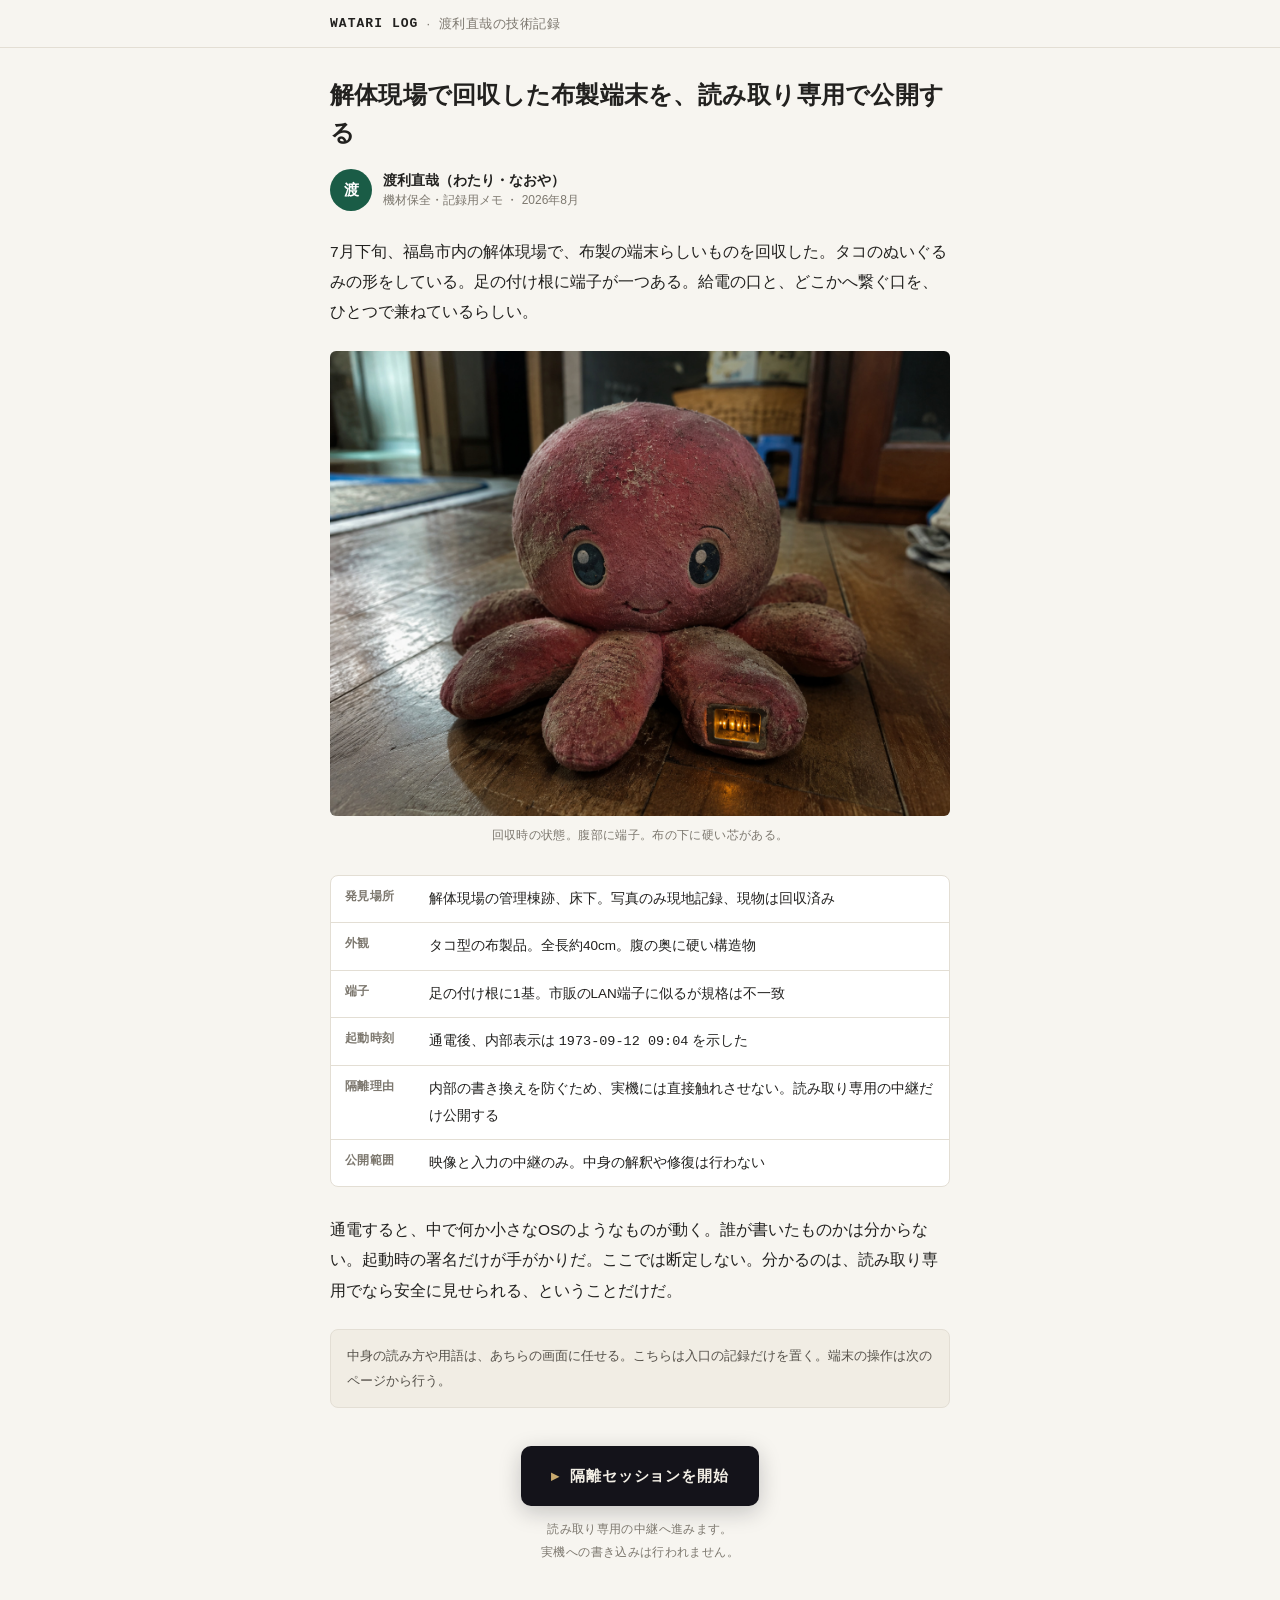
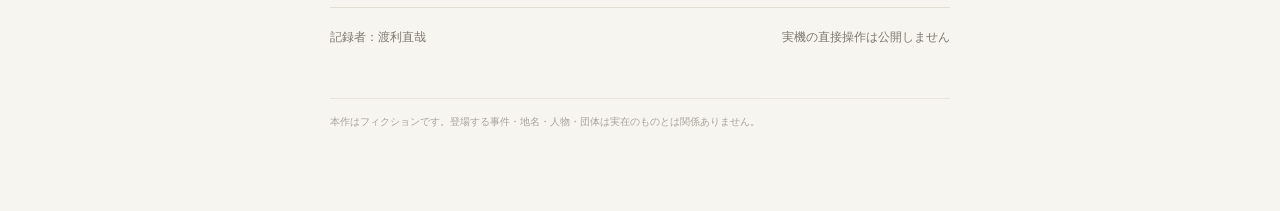
<file: index.html>
<!DOCTYPE html>
<html lang="ja">
<head>
<meta charset="UTF-8">
<meta name="viewport" content="width=device-width, initial-scale=1, maximum-scale=1">
<meta name="description" content="渡利直哉の技術記録。解体現場で回収した布製端末を、読み取り専用で公開する。">
<meta property="og:title" content="声は壁を透して｜渡利直哉の技術記録">
<meta property="og:description" content="解体現場で回収した布製端末を、読み取り専用で公開する。">
<meta property="og:type" content="website">
<meta property="og:url" content="https://mriver-arg.pages.dev/">
<meta property="og:image" content="https://mriver-arg.pages.dev/images/ogp.jpg">
<meta name="twitter:card" content="summary_large_image">
<title>解体現場で回収した布製端末を、読み取り専用で公開する｜渡利直哉</title>
<style>
  :root{
    --bg:#f7f5f0; --card:#ffffff;
    --ink:#22211f; --sub:#7d786f; --line:#e3ded4;
    --accent:#1a5c46; --accent-ink:#ffffff;
    --mono:ui-monospace,SFMono-Regular,Menlo,Consolas,monospace;
  }
  *{box-sizing:border-box;}
  html,body{margin:0;padding:0;}
  body{
    background:var(--bg); color:var(--ink);
    font-family:-apple-system,BlinkMacSystemFont,"Hiragino Kaku Gothic ProN","Hiragino Sans","Noto Sans JP",sans-serif;
    line-height:1.95; -webkit-font-smoothing:antialiased;
  }
  .wrap{max-width:660px;margin:0 auto;padding:0 20px 80px;}
  .topbar{border-bottom:1px solid var(--line);background:rgba(247,245,240,.92);position:sticky;top:0;z-index:5;}
  .topbar .inner{max-width:660px;margin:0 auto;padding:11px 20px;display:flex;align-items:center;gap:8px;font-size:13px;color:var(--sub);letter-spacing:.04em;}
  .topbar .logo{font-weight:700;color:var(--ink);letter-spacing:.08em;font-family:var(--mono);}
  article{padding-top:28px;}
  h1{font-size:24px;line-height:1.55;font-weight:800;letter-spacing:.01em;margin:0 0 18px;}
  .byline{display:flex;align-items:center;gap:11px;margin:0 0 26px;}
  .avatar{width:42px;height:42px;border-radius:50%;flex-shrink:0;background:#1a5c46;color:#fff;display:flex;align-items:center;justify-content:center;font-size:15px;font-weight:700;}
  .byline .who{font-size:14px;font-weight:700;line-height:1.4;}
  .byline .meta{font-size:12px;color:var(--sub);line-height:1.5;}
  article p{margin:0 0 1.5em;font-size:15.5px;}
  .fig{margin:8px 0 28px;}
  .fig img{width:100%;display:block;border-radius:6px;background:#ece8e1;}
  .fig figcaption{font-size:12px;color:var(--sub);margin-top:8px;text-align:center;letter-spacing:.03em;}
  .spec{margin:0 0 28px;background:var(--card);border:1px solid var(--line);border-radius:8px;overflow:hidden;}
  .spec table{width:100%;border-collapse:collapse;font-size:13.5px;}
  .spec th,.spec td{text-align:left;padding:10px 14px;border-bottom:1px solid var(--line);vertical-align:top;}
  .spec tr:last-child th,.spec tr:last-child td{border-bottom:none;}
  .spec th{white-space:nowrap;color:var(--sub);font-weight:600;width:7em;font-family:var(--mono);font-size:12px;letter-spacing:.04em;}
  .note{font-size:13px;color:#55514a;background:#f1ede4;border:1px solid var(--line);border-radius:8px;padding:14px 16px;margin:0 0 28px;line-height:1.9;}
  .cta-wrap{margin:38px 0 10px;text-align:center;}
  .cta{display:inline-flex;align-items:center;gap:10px;background:#14131a;color:#f3efe6;text-decoration:none;padding:15px 30px;border-radius:10px;font-size:15px;letter-spacing:.06em;font-weight:600;box-shadow:0 6px 22px rgba(20,19,26,.22);}
  .cta:active{transform:translateY(1px);}
  .cta .arr{color:#c8a96e;}
  .cta-note{margin-top:12px;font-size:12px;color:var(--sub);letter-spacing:.03em;line-height:1.9;}
  .foot{margin-top:44px;padding-top:18px;border-top:1px solid var(--line);font-size:12px;color:var(--sub);display:flex;justify-content:space-between;gap:10px;flex-wrap:wrap;}
  #boot-fade{position:fixed;inset:0;background:#0a0a0c;z-index:50;opacity:0;pointer-events:none;transition:opacity .5s ease;}
  #boot-fade.on{opacity:1;pointer-events:auto;}
  #boot-fade .b-msg{position:absolute;top:50%;left:0;right:0;transform:translateY(-50%);text-align:center;color:#8a8a92;font-size:12px;letter-spacing:.25em;font-family:var(--mono);}
</style>
</head>
<body>
  <div class="topbar">
    <div class="inner">
      <span class="logo">WATARI LOG</span>
      <span>·</span>
      <span>渡利直哉の技術記録</span>
    </div>
  </div>

  <div class="wrap">
    <article>
      <h1>解体現場で回収した布製端末を、読み取り専用で公開する</h1>

      <div class="byline">
        <div class="avatar">渡</div>
        <div>
          <div class="who">渡利直哉（わたり・なおや）</div>
          <div class="meta">機材保全・記録用メモ ・ 2026年8月</div>
        </div>
      </div>

      <p>
        7月下旬、福島市内の解体現場で、布製の端末らしいものを回収した。タコのぬいぐるみの形をしている。足の付け根に端子が一つある。給電の口と、どこかへ繋ぐ口を、ひとつで兼ねているらしい。
      </p>

      <figure class="fig">
        <img src="images/photo_takkope.jpg" alt="回収した布製端末"
             onerror="this.style.display='none';this.parentElement.querySelector('figcaption').textContent='（写真は省略）';">
        <figcaption>回収時の状態。腹部に端子。布の下に硬い芯がある。</figcaption>
      </figure>

      <div class="spec">
        <table>
          <tr><th>発見場所</th><td>解体現場の管理棟跡、床下。写真のみ現地記録、現物は回収済み</td></tr>
          <tr><th>外観</th><td>タコ型の布製品。全長約40cm。腹の奥に硬い構造物</td></tr>
          <tr><th>端子</th><td>足の付け根に1基。市販のLAN端子に似るが規格は不一致</td></tr>
          <tr><th>起動時刻</th><td>通電後、内部表示は <span style="font-family:var(--mono);">1973-09-12 09:04</span> を示した</td></tr>
          <tr><th>隔離理由</th><td>内部の書き換えを防ぐため、実機には直接触れさせない。読み取り専用の中継だけ公開する</td></tr>
          <tr><th>公開範囲</th><td>映像と入力の中継のみ。中身の解釈や修復は行わない</td></tr>
        </table>
      </div>

      <p>
        通電すると、中で何か小さなOSのようなものが動く。誰が書いたものかは分からない。起動時の署名だけが手がかりだ。ここでは断定しない。分かるのは、読み取り専用でなら安全に見せられる、ということだけだ。
      </p>

      <div class="note">
        中身の読み方や用語は、あちらの画面に任せる。こちらは入口の記録だけを置く。端末の操作は次のページから行う。
      </div>

      <div class="cta-wrap">
        <a class="cta" href="remote.html" id="boot-link">
          <span class="arr">▸</span> 隔離セッションを開始
        </a>
        <div class="cta-note">読み取り専用の中継へ進みます。<br>実機への書き込みは行われません。</div>
      </div>

      <div class="foot">
        <span>記録者：渡利直哉</span>
        <span>実機の直接操作は公開しません</span>
      </div>
    </article>

    <footer style="margin-top:48px;padding-top:14px;border-top:1px solid var(--line);font-size:10px;color:var(--sub);opacity:.65;line-height:1.8;">
      本作はフィクションです。登場する事件・地名・人物・団体は実在のものとは関係ありません。
    </footer>
  </div>

  <div id="boot-fade"><div class="b-msg">RELAY…</div></div>

  <script>
    (function(){
      var link = document.getElementById('boot-link');
      var fade = document.getElementById('boot-fade');
      link.addEventListener('click', function(e){
        if (e.metaKey || e.ctrlKey || e.shiftKey) return;
        e.preventDefault();
        fade.classList.add('on');
        setTimeout(function(){ window.location.href = link.getAttribute('href'); }, 500);
      });
    })();
  </script>
</body>
</html>
</file>
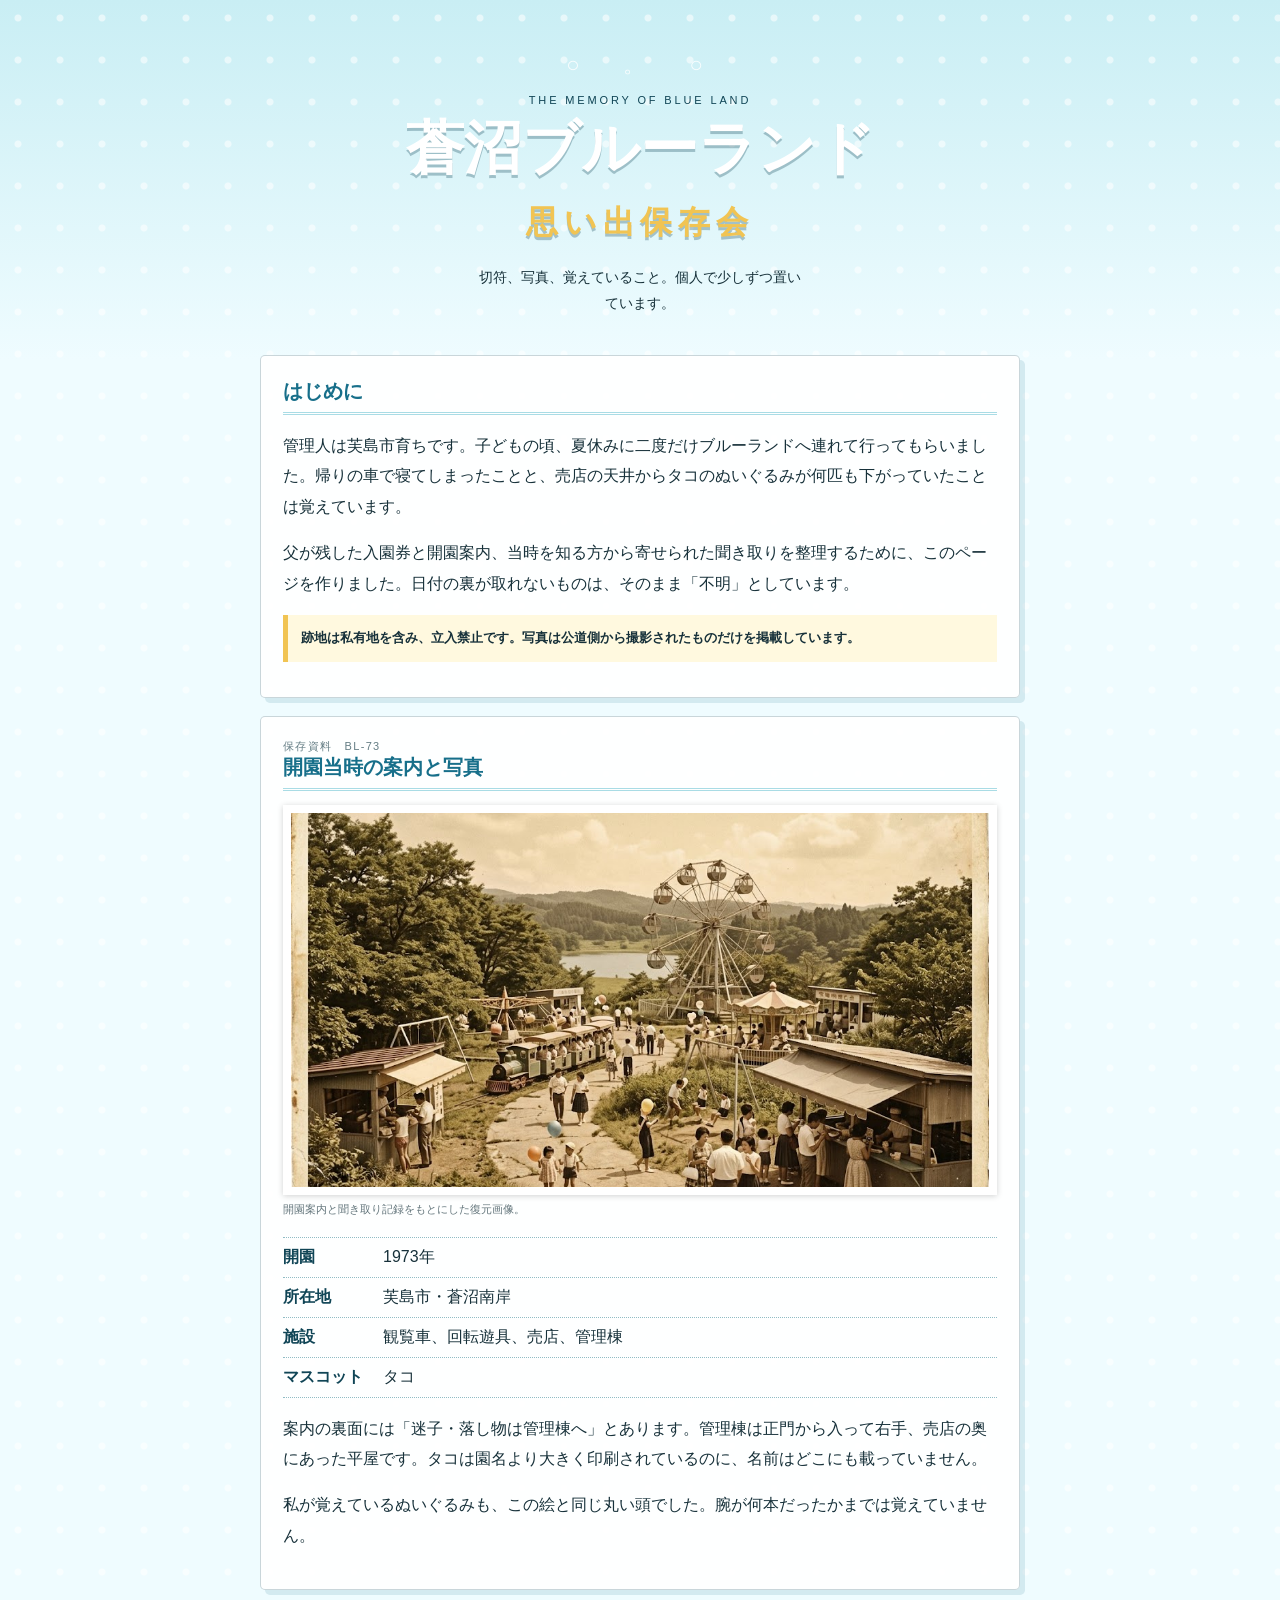
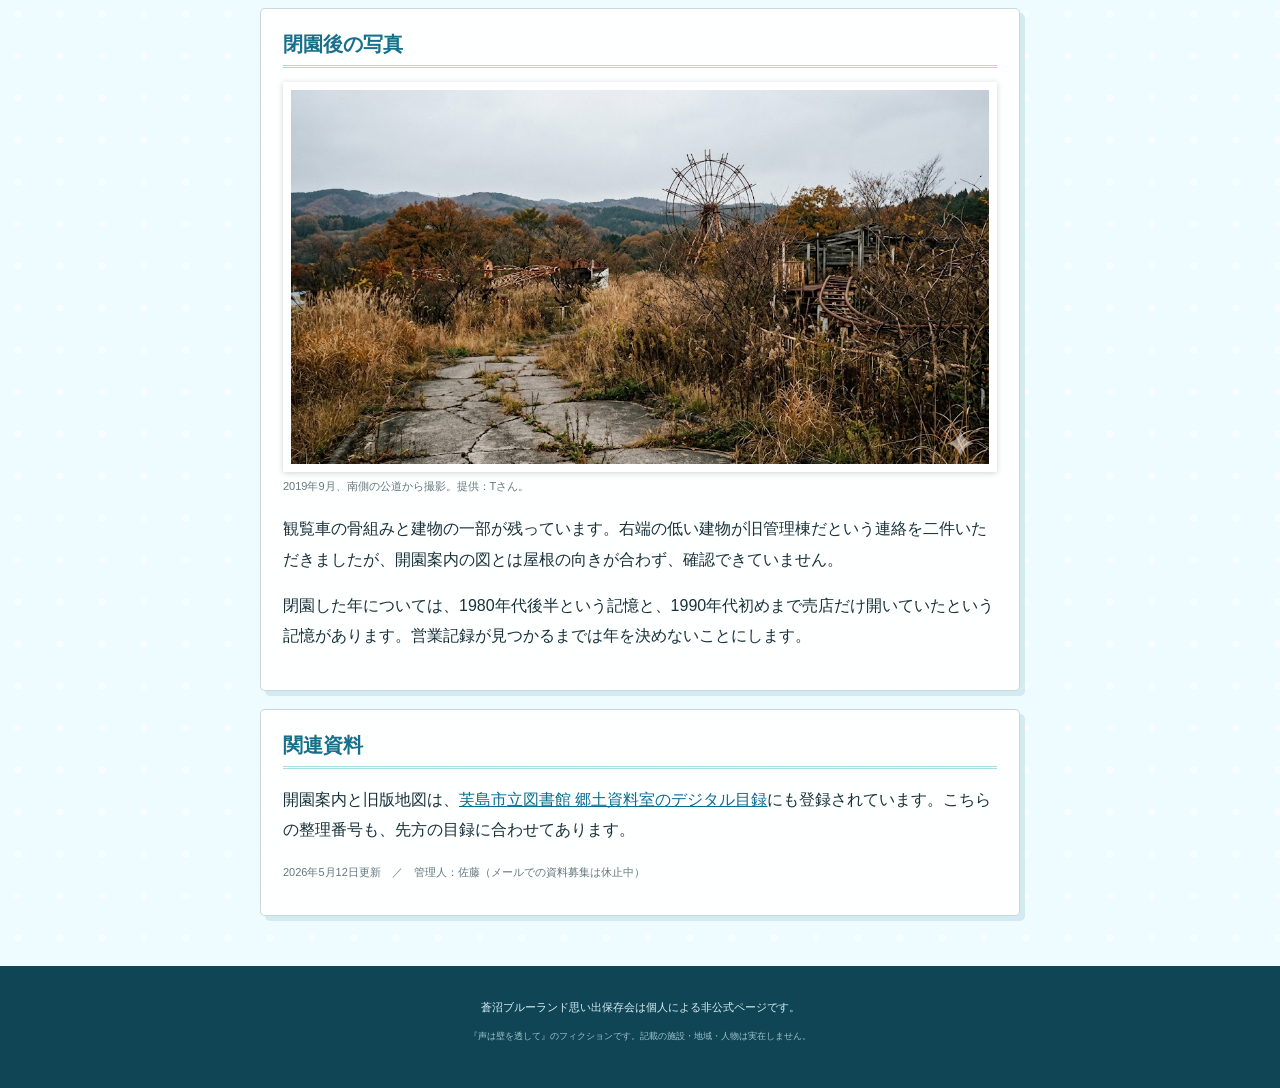
<file: blue-land/index.html>
<!doctype html>
<html lang="ja">
<head>
  <meta charset="utf-8">
  <meta name="viewport" content="width=device-width, initial-scale=1">
  <meta name="koe-receiver" content="../phone_shell.html">
  <meta name="description" content="蒼沼ブルーランドの営業当時の写真、開園案内、閉園後の記録を保存する個人ページ。">
  <title>蒼沼ブルーランド思い出保存会</title>
  <link rel="stylesheet" href="style.css">
</head>
<body>
  <header class="site-header">
    <div class="bubble" aria-hidden="true">○　。　○</div>
    <p class="eyebrow">THE MEMORY OF BLUE LAND</p>
    <h1>蒼沼ブルーランド<br><span>思い出保存会</span></h1>
    <p class="subtitle">切符、写真、覚えていること。個人で少しずつ置いています。</p>
  </header>

  <main>
    <section class="intro card">
      <h2>はじめに</h2>
      <p>管理人は芙島市育ちです。子どもの頃、夏休みに二度だけブルーランドへ連れて行ってもらいました。帰りの車で寝てしまったことと、売店の天井からタコのぬいぐるみが何匹も下がっていたことは覚えています。</p>
      <p>父が残した入園券と開園案内、当時を知る方から寄せられた聞き取りを整理するために、このページを作りました。日付の裏が取れないものは、そのまま「不明」としています。</p>
      <p class="warning">跡地は私有地を含み、立入禁止です。写真は公道側から撮影されたものだけを掲載しています。</p>
    </section>

    <section class="card archive-card" id="bl-73">
      <div class="card-label">保存資料　BL-73</div>
      <h2>開園当時の案内と写真</h2>
      <figure>
        <img src="../images/photo_tsanuma_1960.jpg" alt="営業当時の蒼沼ブルーランドを再現した画像">
        <figcaption>開園案内と聞き取り記録をもとにした復元画像。</figcaption>
      </figure>
      <dl>
        <div><dt>開園</dt><dd>1973年</dd></div>
        <div><dt>所在地</dt><dd>芙島市・蒼沼南岸</dd></div>
        <div><dt>施設</dt><dd>観覧車、回転遊具、売店、管理棟</dd></div>
        <div><dt>マスコット</dt><dd>タコ</dd></div>
      </dl>
      <p>案内の裏面には「迷子・落し物は管理棟へ」とあります。管理棟は正門から入って右手、売店の奥にあった平屋です。タコは園名より大きく印刷されているのに、名前はどこにも載っていません。</p>
      <p>私が覚えているぬいぐるみも、この絵と同じ丸い頭でした。腕が何本だったかまでは覚えていません。</p>
    </section>

    <section class="card then-now">
      <h2>閉園後の写真</h2>
      <figure>
        <img src="../images/photo_tsanuma_now.jpg" alt="現在の蒼沼ブルーランド跡">
        <figcaption>2019年9月、南側の公道から撮影。提供：Tさん。</figcaption>
      </figure>
      <p>観覧車の骨組みと建物の一部が残っています。右端の低い建物が旧管理棟だという連絡を二件いただきましたが、開園案内の図とは屋根の向きが合わず、確認できていません。</p>
      <p>閉園した年については、1980年代後半という記憶と、1990年代初めまで売店だけ開いていたという記憶があります。営業記録が見つかるまでは年を決めないことにします。</p>
    </section>

    <section class="paper-trail">
      <h2>関連資料</h2>
      <p>開園案内と旧版地図は、<a href="../fushima-archive/?q=BL-73">芙島市立図書館 郷土資料室のデジタル目録</a>にも登録されています。こちらの整理番号も、先方の目録に合わせてあります。</p>
      <p class="small">2026年5月12日更新　／　管理人：佐藤（メールでの資料募集は休止中）</p>
    </section>
  </main>

  <footer>
    <p>蒼沼ブルーランド思い出保存会は個人による非公式ページです。</p>
    <p class="disclaimer">『声は壁を透して』のフィクションです。記載の施設・地域・人物は実在しません。</p>
  </footer>
  <script src="site.js"></script>
</body>
</html>
</file>
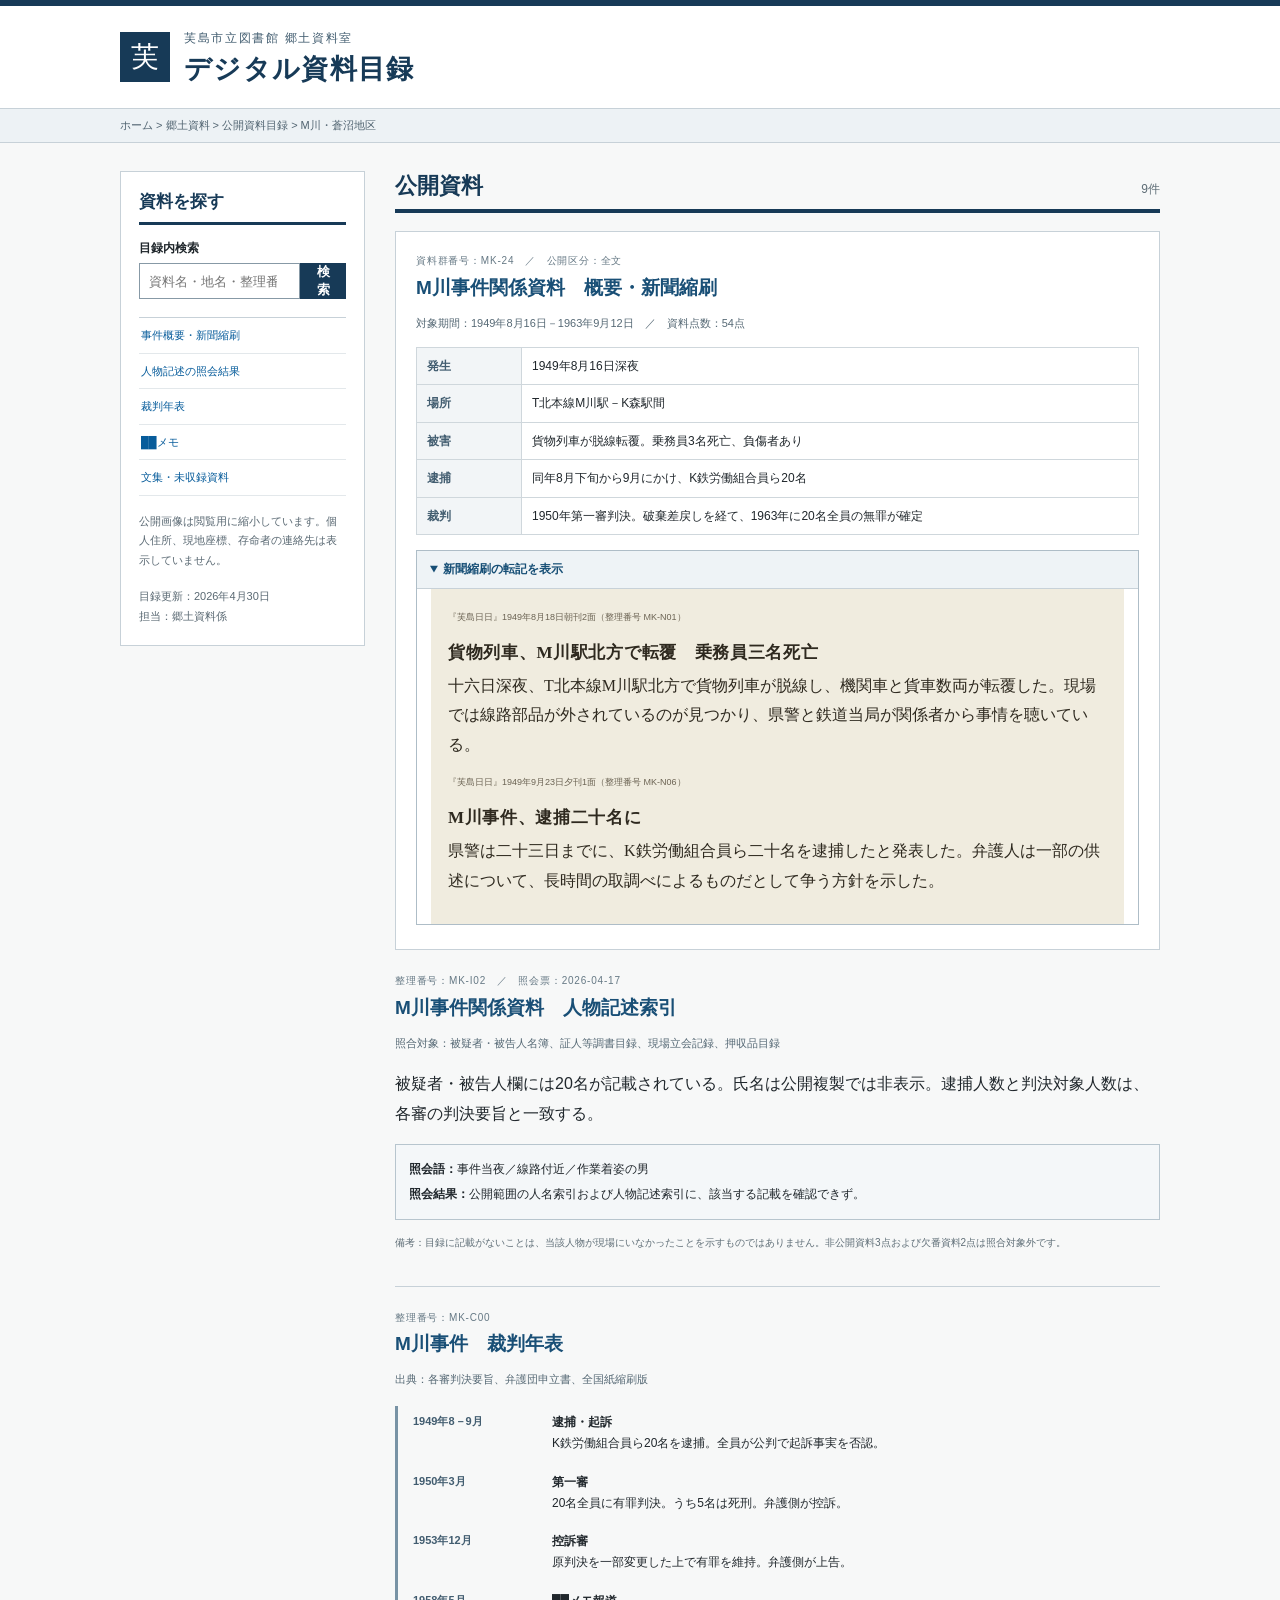
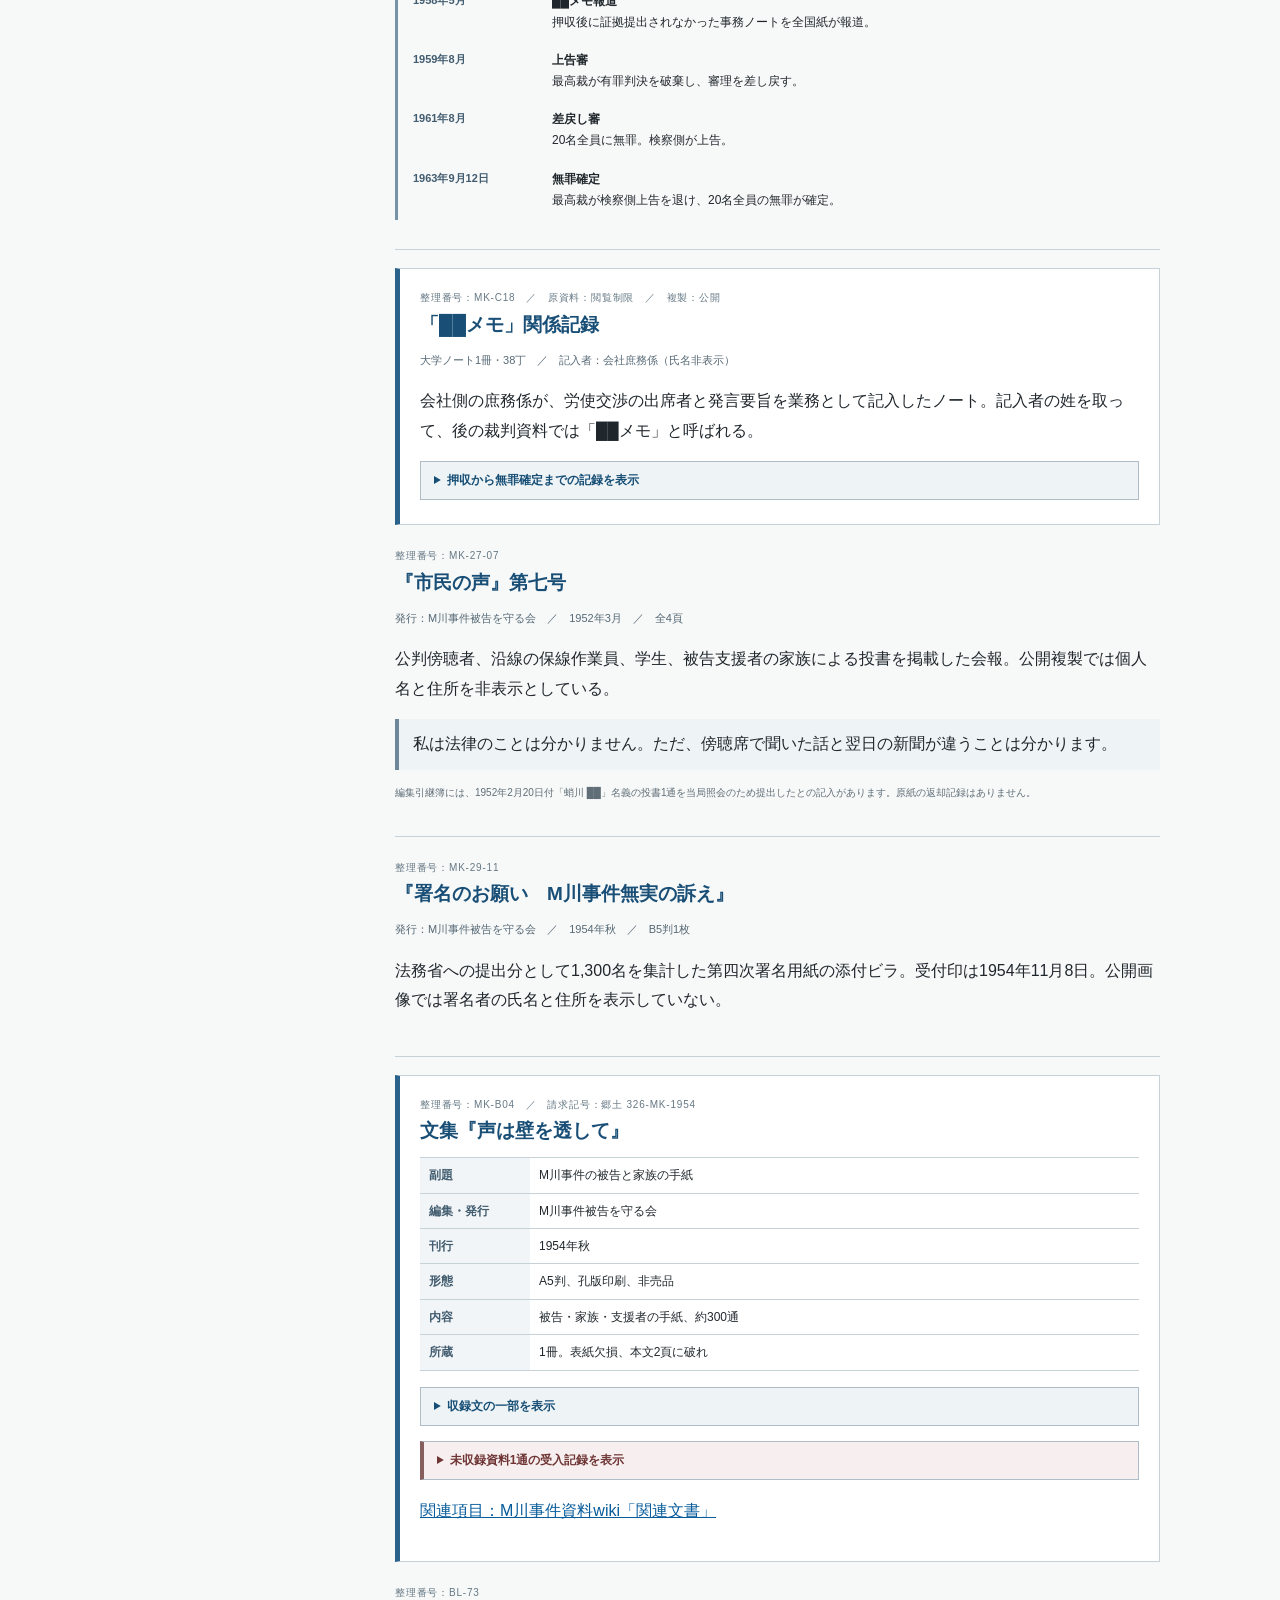
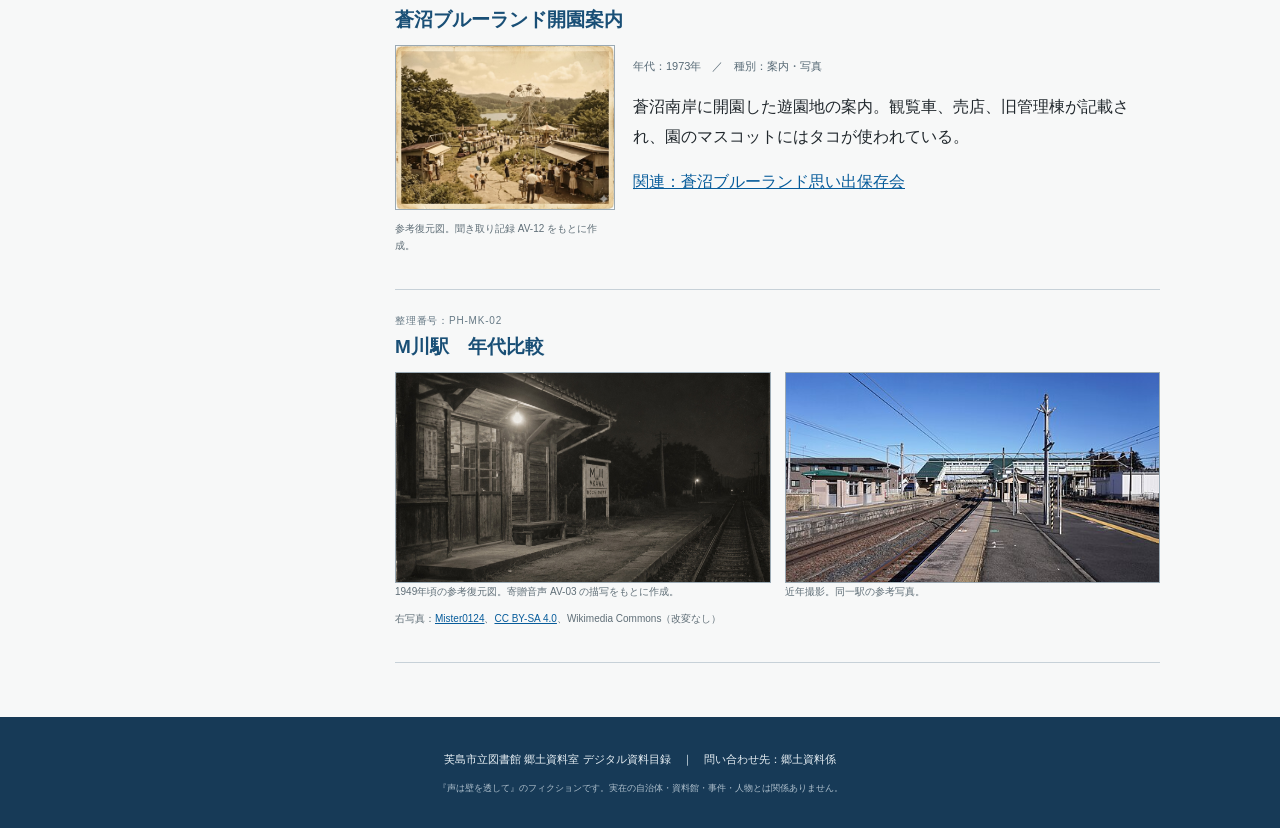
<file: fushima-archive/index.html>
<!doctype html>
<html lang="ja">
<head>
  <meta charset="utf-8">
  <meta name="viewport" content="width=device-width, initial-scale=1">
  <meta name="koe-receiver" content="../phone_shell.html">
  <meta name="description" content="芙島市立図書館 郷土資料室が公開する新聞縮刷、裁判記録、地域資料のデジタル目録。">
  <title>デジタル目録｜芙島市立図書館 郷土資料室</title>
  <link rel="stylesheet" href="style.css">
</head>
<body>
  <header class="masthead">
    <div class="masthead-inner">
      <div class="seal" aria-hidden="true">芙</div>
      <div>
        <p class="bureau">芙島市立図書館 郷土資料室</p>
        <h1>デジタル資料目録</h1>
      </div>
    </div>
  </header>

  <div class="breadcrumbs">ホーム &gt; 郷土資料 &gt; 公開資料目録 &gt; M川・蒼沼地区</div>

  <main>
    <aside>
      <h2>資料を探す</h2>
      <form id="catalog-search" role="search">
        <label for="catalog-query">目録内検索</label>
        <div class="search-row">
          <input id="catalog-query" name="q" type="search" autocomplete="off" placeholder="資料名・地名・整理番号">
          <button type="submit">検索</button>
        </div>
      </form>
      <nav class="record-links" aria-label="主な資料">
        <a href="#case-summary">事件概要・新聞縮刷</a>
        <a href="#person-index">人物記述の照会結果</a>
        <a href="#trial-chronology">裁判年表</a>
        <a href="#memo-record">██メモ</a>
        <a href="#anthology-record">文集・未収録資料</a>
      </nav>
      <p class="aside-note">公開画像は閲覧用に縮小しています。個人住所、現地座標、存命者の連絡先は表示していません。</p>
      <p class="aside-note">目録更新：2026年4月30日<br>担当：郷土資料係</p>
    </aside>

    <section class="results" aria-live="polite">
      <div class="results-head">
        <h2>公開資料</h2>
        <p id="result-count">9件</p>
      </div>

      <article class="record featured" id="case-summary" data-search="0816 N-0816 M川事件 事件概要 1949 昭和24年 8月16日 脱線 転覆 死亡 逮捕 二十名 20名 新聞縮刷">
        <p class="record-id">資料群番号：MK-24　／　公開区分：全文</p>
        <h3>M川事件関係資料　概要・新聞縮刷</h3>
        <p class="meta">対象期間：1949年8月16日－1963年9月12日　／　資料点数：54点</p>
        <table class="fact-table">
          <tbody>
            <tr><th>発生</th><td>1949年8月16日深夜</td></tr>
            <tr><th>場所</th><td>T北本線M川駅－K森駅間</td></tr>
            <tr><th>被害</th><td>貨物列車が脱線転覆。乗務員3名死亡、負傷者あり</td></tr>
            <tr><th>逮捕</th><td>同年8月下旬から9月にかけ、K鉄労働組合員ら20名</td></tr>
            <tr><th>裁判</th><td>1950年第一審判決。破棄差戻しを経て、1963年に20名全員の無罪が確定</td></tr>
          </tbody>
        </table>
        <details class="document-detail" open>
          <summary>新聞縮刷の転記を表示</summary>
          <div class="newspaper-copy">
            <p class="paper-meta">『芙島日日』1949年8月18日朝刊2面（整理番号 MK-N01）</p>
            <h4>貨物列車、M川駅北方で転覆　乗務員三名死亡</h4>
            <p>十六日深夜、T北本線M川駅北方で貨物列車が脱線し、機関車と貨車数両が転覆した。現場では線路部品が外されているのが見つかり、県警と鉄道当局が関係者から事情を聴いている。</p>
            <p class="paper-meta">『芙島日日』1949年9月23日夕刊1面（整理番号 MK-N06）</p>
            <h4>M川事件、逮捕二十名に</h4>
            <p>県警は二十三日までに、K鉄労働組合員ら二十名を逮捕したと発表した。弁護人は一部の供述について、長時間の取調べによるものだとして争う方針を示した。</p>
          </div>
        </details>
      </article>

      <article class="record" id="person-index" data-search="M川事件 作業着 作業服 男 人物記述 人名索引 逮捕者 被告 証人 清治 猫塚清治 不在 公的記録">
        <p class="record-id">整理番号：MK-I02　／　照会票：2026-04-17</p>
        <h3>M川事件関係資料　人物記述索引</h3>
        <p class="meta">照合対象：被疑者・被告人名簿、証人等調書目録、現場立会記録、押収品目録</p>
        <p>被疑者・被告人欄には20名が記載されている。氏名は公開複製では非表示。逮捕人数と判決対象人数は、各審の判決要旨と一致する。</p>
        <div class="catalog-answer" role="note">
          <p><b>照会語：</b>事件当夜／線路付近／作業着姿の男</p>
          <p><b>照会結果：</b>公開範囲の人名索引および人物記述索引に、該当する記載を確認できず。</p>
        </div>
        <p class="note">備考：目録に記載がないことは、当該人物が現場にいなかったことを示すものではありません。非公開資料3点および欠番資料2点は照合対象外です。</p>
      </article>

      <article class="record" id="trial-chronology" data-search="M川事件 裁判 年表 1950 1953 1958 1959 1961 1963 無罪 二十名 20名 死刑 破棄 差戻し">
        <p class="record-id">整理番号：MK-C00</p>
        <h3>M川事件　裁判年表</h3>
        <p class="meta">出典：各審判決要旨、弁護団申立書、全国紙縮刷版</p>
        <ol class="timeline">
          <li><time>1949年8－9月</time><div><b>逮捕・起訴</b><span>K鉄労働組合員ら20名を逮捕。全員が公判で起訴事実を否認。</span></div></li>
          <li><time>1950年3月</time><div><b>第一審</b><span>20名全員に有罪判決。うち5名は死刑。弁護側が控訴。</span></div></li>
          <li><time>1953年12月</time><div><b>控訴審</b><span>原判決を一部変更した上で有罪を維持。弁護側が上告。</span></div></li>
          <li><time>1958年5月</time><div><b>██メモ報道</b><span>押収後に証拠提出されなかった事務ノートを全国紙が報道。</span></div></li>
          <li><time>1959年8月</time><div><b>上告審</b><span>最高裁が有罪判決を破棄し、審理を差し戻す。</span></div></li>
          <li><time>1961年8月</time><div><b>差戻し審</b><span>20名全員に無罪。検察側が上告。</span></div></li>
          <li><time>1963年9月12日</time><div><b>無罪確定</b><span>最高裁が検察側上告を退け、20名全員の無罪が確定。</span></div></li>
        </ol>
      </article>

      <article class="record key-record" id="memo-section" data-search="██メモ 黒塗り メモ 大学ノート 事務 庶務 労使交渉 アリバイ 押収 隠された 証拠 1958 1959 1963 二十名 20名">
        <p class="record-id">整理番号：MK-C18　／　原資料：閲覧制限　／　複製：公開</p>
        <h3>「██メモ」関係記録</h3>
        <p class="meta">大学ノート1冊・38丁　／　記入者：会社庶務係（氏名非表示）</p>
        <p>会社側の庶務係が、労使交渉の出席者と発言要旨を業務として記入したノート。記入者の姓を取って、後の裁判資料では「██メモ」と呼ばれる。</p>
        <details class="document-detail" id="memo-record">
          <summary>押収から無罪確定までの記録を表示</summary>
          <dl class="custody-log">
            <div><dt>1949年8月</dt><dd>捜査機関が会社事務室から押収。押収品受領票に「大学ノート一冊」と記載。</dd></div>
            <div><dt>第一・二審</dt><dd>検察側提出の証拠目録に記載なし。弁護側への交付記録なし。</dd></div>
            <div><dt>1958年5月</dt><dd>全国紙が所在を報道。地検は保管の事実を認め、内容への回答を保留。</dd></div>
            <div><dt>1958年6月</dt><dd>弁護団が謄写と証拠提出を申立て。複製が裁判記録へ編綴される。</dd></div>
            <div><dt>1959年8月</dt><dd>破棄差戻し判決。メモを含む未提出資料の取扱いが判決要旨に記載。</dd></div>
          </dl>
          <div class="transcript">
            <p class="stamp">MK-C18-2　該当頁転記</p>
            <p>出席者　……　██、██、（被告氏名）ほか</p>
            <p>発言　（被告氏名）「次回の協議日を二十二日としたい」</p>
            <p class="pencil">欄外：予定終了時刻を訂正。庶務係確認印あり。</p>
          </div>
          <p>該当欄は、検察側が同じ被告を別場所での「謀議」に参加したとした時間帯に記入されていた。差戻し審は、この記載を同被告の所在を示す資料の一つとして採用した。</p>
        </details>
      </article>

      <article class="record" data-search="市民の声 第七号 M川事件 被告を守る会 投書 1952 蛸川">
        <p class="record-id">整理番号：MK-27-07</p>
        <h3>『市民の声』第七号</h3>
        <p class="meta">発行：M川事件被告を守る会　／　1952年3月　／　全4頁</p>
        <p>公判傍聴者、沿線の保線作業員、学生、被告支援者の家族による投書を掲載した会報。公開複製では個人名と住所を非表示としている。</p>
        <blockquote>私は法律のことは分かりません。ただ、傍聴席で聞いた話と翌日の新聞が違うことは分かります。</blockquote>
        <p class="note">編集引継簿には、1952年2月20日付「蛸川 ██」名義の投書1通を当局照会のため提出したとの記入があります。原紙の返却記録はありません。</p>
      </article>

      <article class="record" data-search="署名のお願い 一千三百 1300 M川事件 無実 守る会 1954 法務省 名簿">
        <p class="record-id">整理番号：MK-29-11</p>
        <h3>『署名のお願い　M川事件無実の訴え』</h3>
        <p class="meta">発行：M川事件被告を守る会　／　1954年秋　／　B5判1枚</p>
        <p>法務省への提出分として1,300名を集計した第四次署名用紙の添付ビラ。受付印は1954年11月8日。公開画像では署名者の氏名と住所を表示していない。</p>
      </article>

      <article class="record key-record" id="anthology-record" data-search="声は壁を透して 文集 被告 家族 支援者 手紙 1954 三百通 約300 非売品 未収録 一通 添え状 蛸川 小蘭 猫塚 清治">
        <p class="record-id">整理番号：MK-B04　／　請求記号：郷土 326-MK-1954</p>
        <h3>文集『声は壁を透して』</h3>
        <dl class="bibliography">
          <div><dt>副題</dt><dd>M川事件の被告と家族の手紙</dd></div>
          <div><dt>編集・発行</dt><dd>M川事件被告を守る会</dd></div>
          <div><dt>刊行</dt><dd>1954年秋</dd></div>
          <div><dt>形態</dt><dd>A5判、孔版印刷、非売品</dd></div>
          <div><dt>内容</dt><dd>被告・家族・支援者の手紙、約300通</dd></div>
          <div><dt>所蔵</dt><dd>1冊。表紙欠損、本文2頁に破れ</dd></div>
        </dl>
        <details class="document-detail">
          <summary>収録文の一部を表示</summary>
          <div class="excerpt-list">
            <blockquote>今月の面会には行けません。子どもの学校で必要なものが重なりました。来月は必ず行きます。</blockquote>
            <blockquote>夜勤で同じ区間を歩いた者として、道具を使った音に誰も気づかなかったという説明には納得できません。</blockquote>
          </div>
        </details>
        <details class="document-detail missing-file" id="unrecorded-letter">
          <summary>未収録資料1通の受入記録を表示</summary>
          <table class="intake-table">
            <tbody>
              <tr><th>受入番号</th><td>編-301</td></tr>
              <tr><th>差出人</th><td>蛸川 ██</td></tr>
              <tr><th>宛先</th><td>猫塚 清治</td></tr>
              <tr><th>資料</th><td>封書1通、添え状1枚</td></tr>
              <tr><th>処理</th><td>未収録。理由欄は空欄</td></tr>
              <tr><th>所在</th><td>手紙原紙：確認できず／添え状控え：編集引継簿に貼付</td></tr>
            </tbody>
          </table>
          <div class="transcript cover-note">
            <p class="stamp">添え状控え（末尾3行）</p>
            <p>もし収録がかなわなくても、どうか、お気になさらないでください。</p>
            <p>清治さんのことは、ぜんぶ書いて、控えを取ってあります。</p>
            <p>同じものが、もう一つ、あるからです。</p>
          </div>
          <p class="note">受入番号「編-301」は文集本体の収録順にはありません。当室で確認できる未収録資料の記載は、この1通のみです。</p>
        </details>
        <p><a href="../m-kawa-wiki/#books">関連項目：M川事件資料wiki「関連文書」</a></p>
      </article>

      <article class="record" data-search="BL-73 蒼沼ブルーランド 遊園地 1973 タコ 開園 管理棟">
        <p class="record-id">整理番号：BL-73</p>
        <h3>蒼沼ブルーランド開園案内</h3>
        <div class="record-grid">
          <div>
            <img src="../images/photo_tsanuma_1960.jpg" alt="蒼沼ブルーランドの開園当時の様子">
            <p class="credit">参考復元図。聞き取り記録 AV-12 をもとに作成。</p>
          </div>
          <div>
            <p class="meta">年代：1973年　／　種別：案内・写真</p>
            <p>蒼沼南岸に開園した遊園地の案内。観覧車、売店、旧管理棟が記載され、園のマスコットにはタコが使われている。</p>
            <p><a href="../blue-land/#bl-73">関連：蒼沼ブルーランド思い出保存会</a></p>
          </div>
        </div>
      </article>

      <article class="record" data-search="M川駅 1949 昭和24年 現在 写真 比較">
        <p class="record-id">整理番号：PH-MK-02</p>
        <h3>M川駅　年代比較</h3>
        <div class="comparison">
          <figure>
            <img src="../images/photo_mkawa_1949.jpg" alt="1949年頃のM川駅を描いた画像">
            <figcaption>1949年頃の参考復元図。寄贈音声 AV-03 の描写をもとに作成。</figcaption>
          </figure>
          <figure>
            <img src="../images/photo_mkawa_now.jpg" alt="近年撮影された駅ホームの写真">
            <figcaption>近年撮影。同一駅の参考写真。</figcaption>
          </figure>
        </div>
        <p class="credit">右写真：<a href="https://commons.wikimedia.org/wiki/File:JR_T%C5%8Dhoku_Line_Matsukawa_Station_Platform_1%E3%83%BB2.jpg" target="_blank" rel="noopener">Mister0124</a>、<a href="https://creativecommons.org/licenses/by-sa/4.0/" target="_blank" rel="noopener">CC BY-SA 4.0</a>、Wikimedia Commons（改変なし）</p>
      </article>

      <p id="no-results" hidden>一致する公開資料はありません。語句を短くして再検索してください。</p>
    </section>
  </main>

  <footer>
    <p>芙島市立図書館 郷土資料室 デジタル資料目録　｜　問い合わせ先：郷土資料係</p>
    <p class="disclaimer">『声は壁を透して』のフィクションです。実在の自治体・資料館・事件・人物とは関係ありません。</p>
  </footer>
  <script src="site.js"></script>
</body>
</html>
</file>
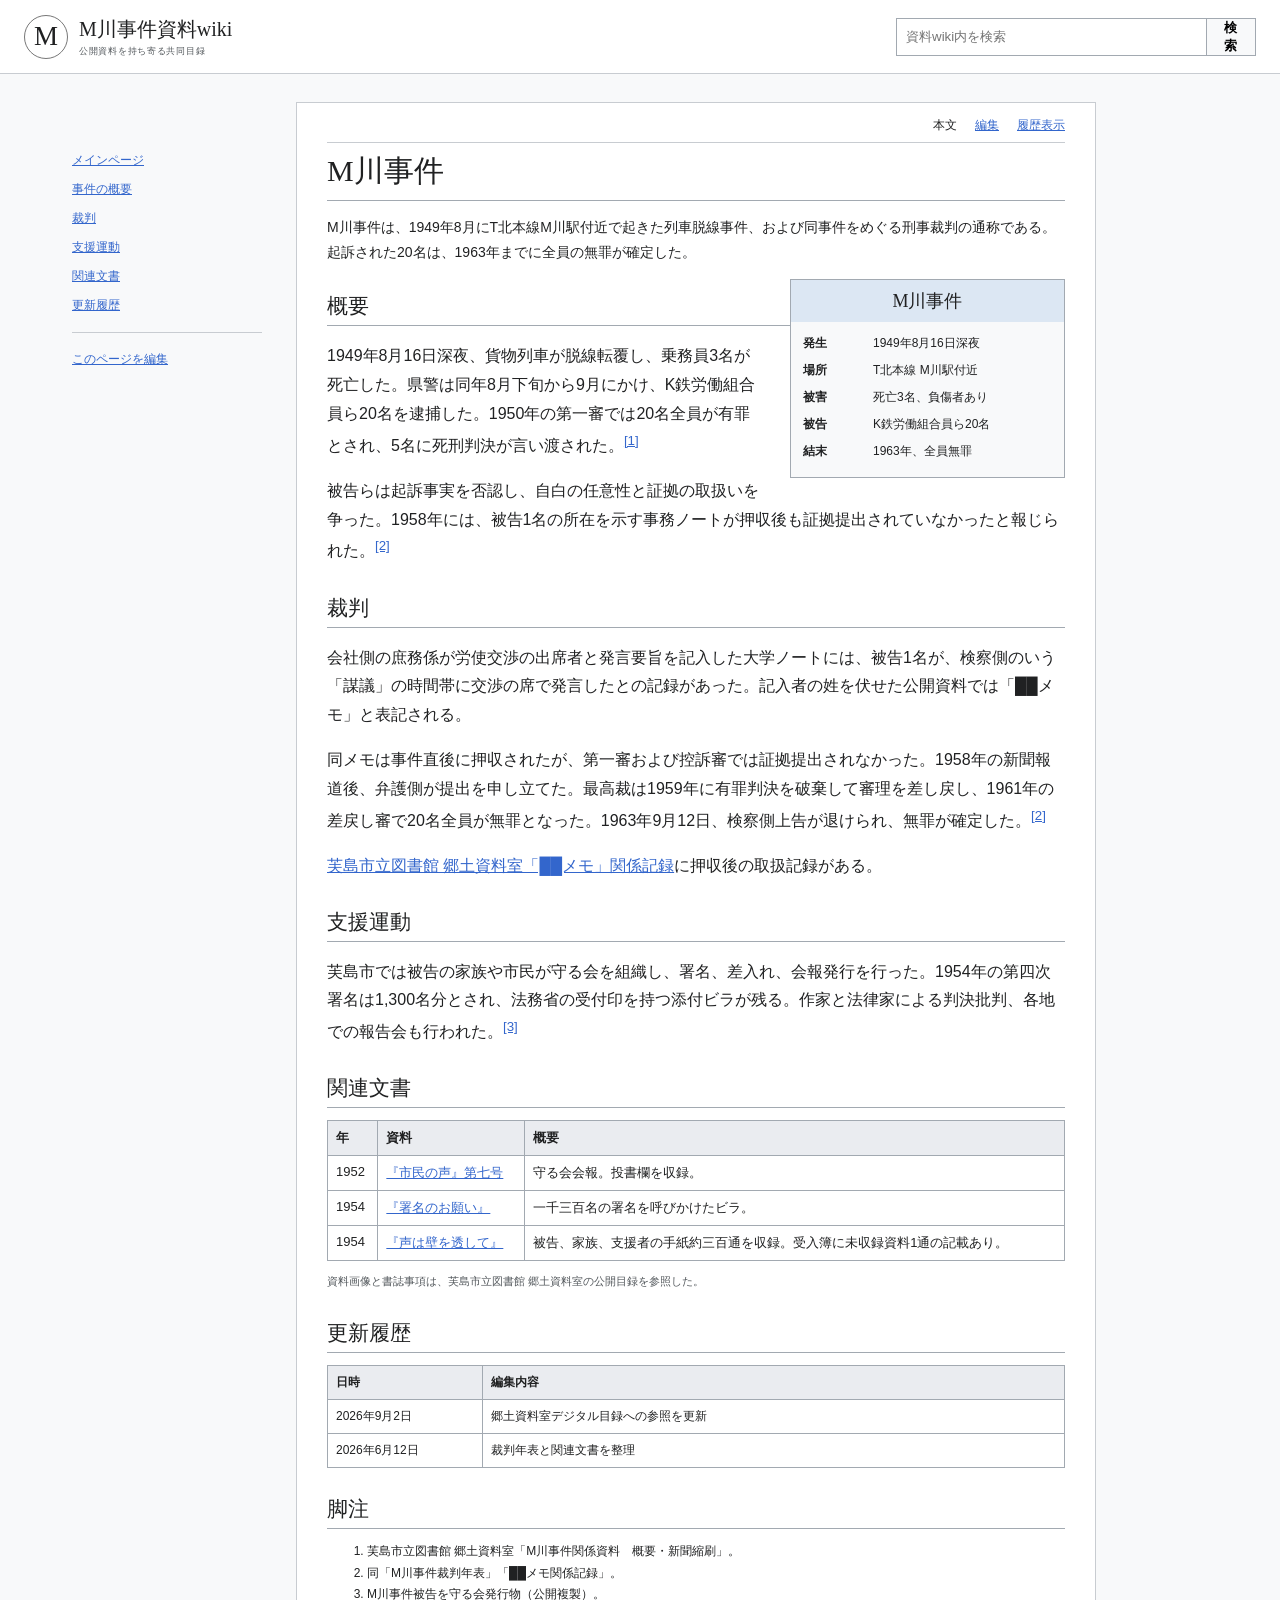
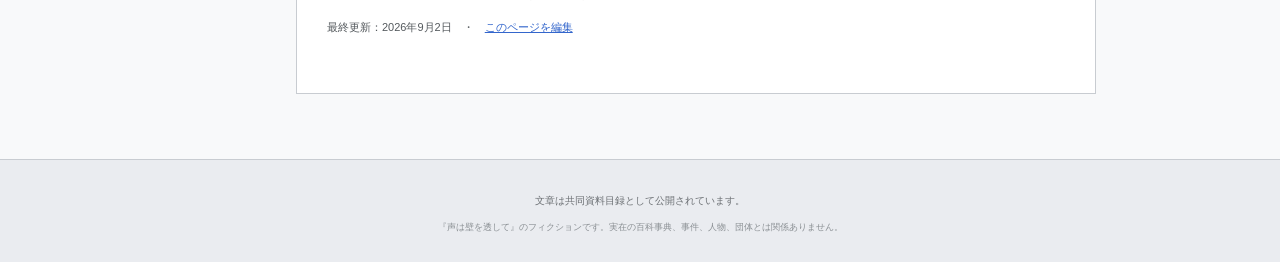
<file: m-kawa-wiki/index.html>
<!doctype html>
<html lang="ja">
<head>
  <meta charset="utf-8">
  <meta name="viewport" content="width=device-width, initial-scale=1">
  <meta name="koe-receiver" content="../phone_shell.html">
  <meta name="description" content="M川事件の経過、裁判、関連文書を整理する共同資料wiki。">
  <title>M川事件 - M川事件資料wiki</title>
  <link rel="stylesheet" href="style.css">
</head>
<body data-page="article">
  <header class="wiki-header">
    <a class="wiki-brand" href="./"><span class="wiki-mark">M</span><span><strong>M川事件資料wiki</strong><small>公開資料を持ち寄る共同目録</small></span></a>
    <form class="wiki-search" role="search"><input type="search" aria-label="資料wikiを検索" placeholder="資料wiki内を検索"><button type="submit">検索</button></form>
  </header>

  <div class="layout">
    <aside class="sidebar">
      <a href="./">メインページ</a>
      <a href="#overview">事件の概要</a>
      <a href="#trial">裁判</a>
      <a href="#support">支援運動</a>
      <a href="#books">関連文書</a>
      <a href="#history">更新履歴</a>
      <hr>
      <a href="edit/">このページを編集</a>
    </aside>

    <main>
      <div class="page-tools"><span>本文</span><a href="edit/">編集</a><a href="#history">履歴表示</a></div>
      <h1>M川事件</h1>
      <p class="lead">M川事件は、1949年8月にT北本線M川駅付近で起きた列車脱線事件、および同事件をめぐる刑事裁判の通称である。起訴された20名は、1963年までに全員の無罪が確定した。</p>

      <aside class="infobox">
        <h2>M川事件</h2>
        <dl>
          <div><dt>発生</dt><dd>1949年8月16日深夜</dd></div>
          <div><dt>場所</dt><dd>T北本線 M川駅付近</dd></div>
          <div><dt>被害</dt><dd>死亡3名、負傷者あり</dd></div>
          <div><dt>被告</dt><dd>K鉄労働組合員ら20名</dd></div>
          <div><dt>結末</dt><dd>1963年、全員無罪</dd></div>
        </dl>
      </aside>

      <section id="overview">
        <h2>概要</h2>
        <p>1949年8月16日深夜、貨物列車が脱線転覆し、乗務員3名が死亡した。県警は同年8月下旬から9月にかけ、K鉄労働組合員ら20名を逮捕した。1950年の第一審では20名全員が有罪とされ、5名に死刑判決が言い渡された。<sup><a href="#cite-1">[1]</a></sup></p>
        <p>被告らは起訴事実を否認し、自白の任意性と証拠の取扱いを争った。1958年には、被告1名の所在を示す事務ノートが押収後も証拠提出されていなかったと報じられた。<sup><a href="#cite-2">[2]</a></sup></p>
      </section>

      <section id="trial">
        <h2>裁判</h2>
        <p>会社側の庶務係が労使交渉の出席者と発言要旨を記入した大学ノートには、被告1名が、検察側のいう「謀議」の時間帯に交渉の席で発言したとの記録があった。記入者の姓を伏せた公開資料では「██メモ」と表記される。</p>
        <p>同メモは事件直後に押収されたが、第一審および控訴審では証拠提出されなかった。1958年の新聞報道後、弁護側が提出を申し立てた。最高裁は1959年に有罪判決を破棄して審理を差し戻し、1961年の差戻し審で20名全員が無罪となった。1963年9月12日、検察側上告が退けられ、無罪が確定した。<sup><a href="#cite-2">[2]</a></sup></p>
        <p><a href="../fushima-archive/#memo-record">芙島市立図書館 郷土資料室「██メモ」関係記録</a>に押収後の取扱記録がある。</p>
      </section>

      <section id="support">
        <h2>支援運動</h2>
        <p>芙島市では被告の家族や市民が守る会を組織し、署名、差入れ、会報発行を行った。1954年の第四次署名は1,300名分とされ、法務省の受付印を持つ添付ビラが残る。作家と法律家による判決批判、各地での報告会も行われた。<sup><a href="#cite-3">[3]</a></sup></p>
      </section>

      <section id="books">
        <h2>関連文書</h2>
        <table>
          <thead><tr><th>年</th><th>資料</th><th>概要</th></tr></thead>
          <tbody>
            <tr><td>1952</td><td><a href="../fushima-archive/?q=市民の声">『市民の声』第七号</a></td><td>守る会会報。投書欄を収録。</td></tr>
            <tr><td>1954</td><td><a href="../fushima-archive/?q=署名のお願い">『署名のお願い』</a></td><td>一千三百名の署名を呼びかけたビラ。</td></tr>
            <tr><td>1954</td><td><a href="../fushima-archive/#unrecorded-letter">『声は壁を透して』</a></td><td>被告、家族、支援者の手紙約三百通を収録。受入簿に未収録資料1通の記載あり。</td></tr>
          </tbody>
        </table>
        <p class="catalog-note">資料画像と書誌事項は、芙島市立図書館 郷土資料室の公開目録を参照した。</p>
      </section>

      <section id="record-outside" class="added-record" hidden aria-live="polite">
        <div class="verification">この節には、個人所蔵の回収端末を出典とする検証待ちの記述があります。</div>
        <h2>記録外資料</h2>
        <p>芙島市立図書館 郷土資料室所蔵の編集引継簿には、蛸川姓の差出人から猫塚清治宛てに提出された封書1通を「未収録」とする記載がある。手紙原紙の所在は確認されていない。</p>
        <p>回収端末内のファイルは、この封書を蛸川小蘭が猫塚清治へ宛てたものとしている。同ファイルによれば、猫塚清治は事件当夜、身元を明かせない人物を線路付近から逃がした。端末内資料と引継簿の同一性については検証中である。</p>
        <blockquote id="reader-line"></blockquote>
        <p class="revision-meta">このブラウザで保存された追記</p>
        <a class="receiver-return" href="#" hidden>回収端末からの受信を開く</a>
      </section>

      <section id="history" class="history-section">
        <h2>更新履歴</h2>
        <table>
          <thead><tr><th>日時</th><th>編集内容</th></tr></thead>
          <tbody>
            <tr id="reader-revision" hidden><td>保存済み（このブラウザ）</td><td>未収録の手紙と記録外人物に関する記述を追加</td></tr>
            <tr><td>2026年9月2日</td><td>郷土資料室デジタル目録への参照を更新</td></tr>
            <tr><td>2026年6月12日</td><td>裁判年表と関連文書を整理</td></tr>
          </tbody>
        </table>
      </section>

      <section class="references"><h2>脚注</h2><ol><li id="cite-1">芙島市立図書館 郷土資料室「M川事件関係資料　概要・新聞縮刷」。</li><li id="cite-2">同「M川事件裁判年表」「██メモ関係記録」。</li><li id="cite-3">M川事件被告を守る会発行物（公開複製）。</li></ol></section>
      <p class="last-edit">最終更新：2026年9月2日　・　<a href="edit/">このページを編集</a></p>
    </main>
  </div>

  <footer>
    <p>文章は共同資料目録として公開されています。</p>
    <p class="disclaimer">『声は壁を透して』のフィクションです。実在の百科事典、事件、人物、団体とは関係ありません。</p>
  </footer>
  <script src="site.js"></script>
</body>
</html>
</file>
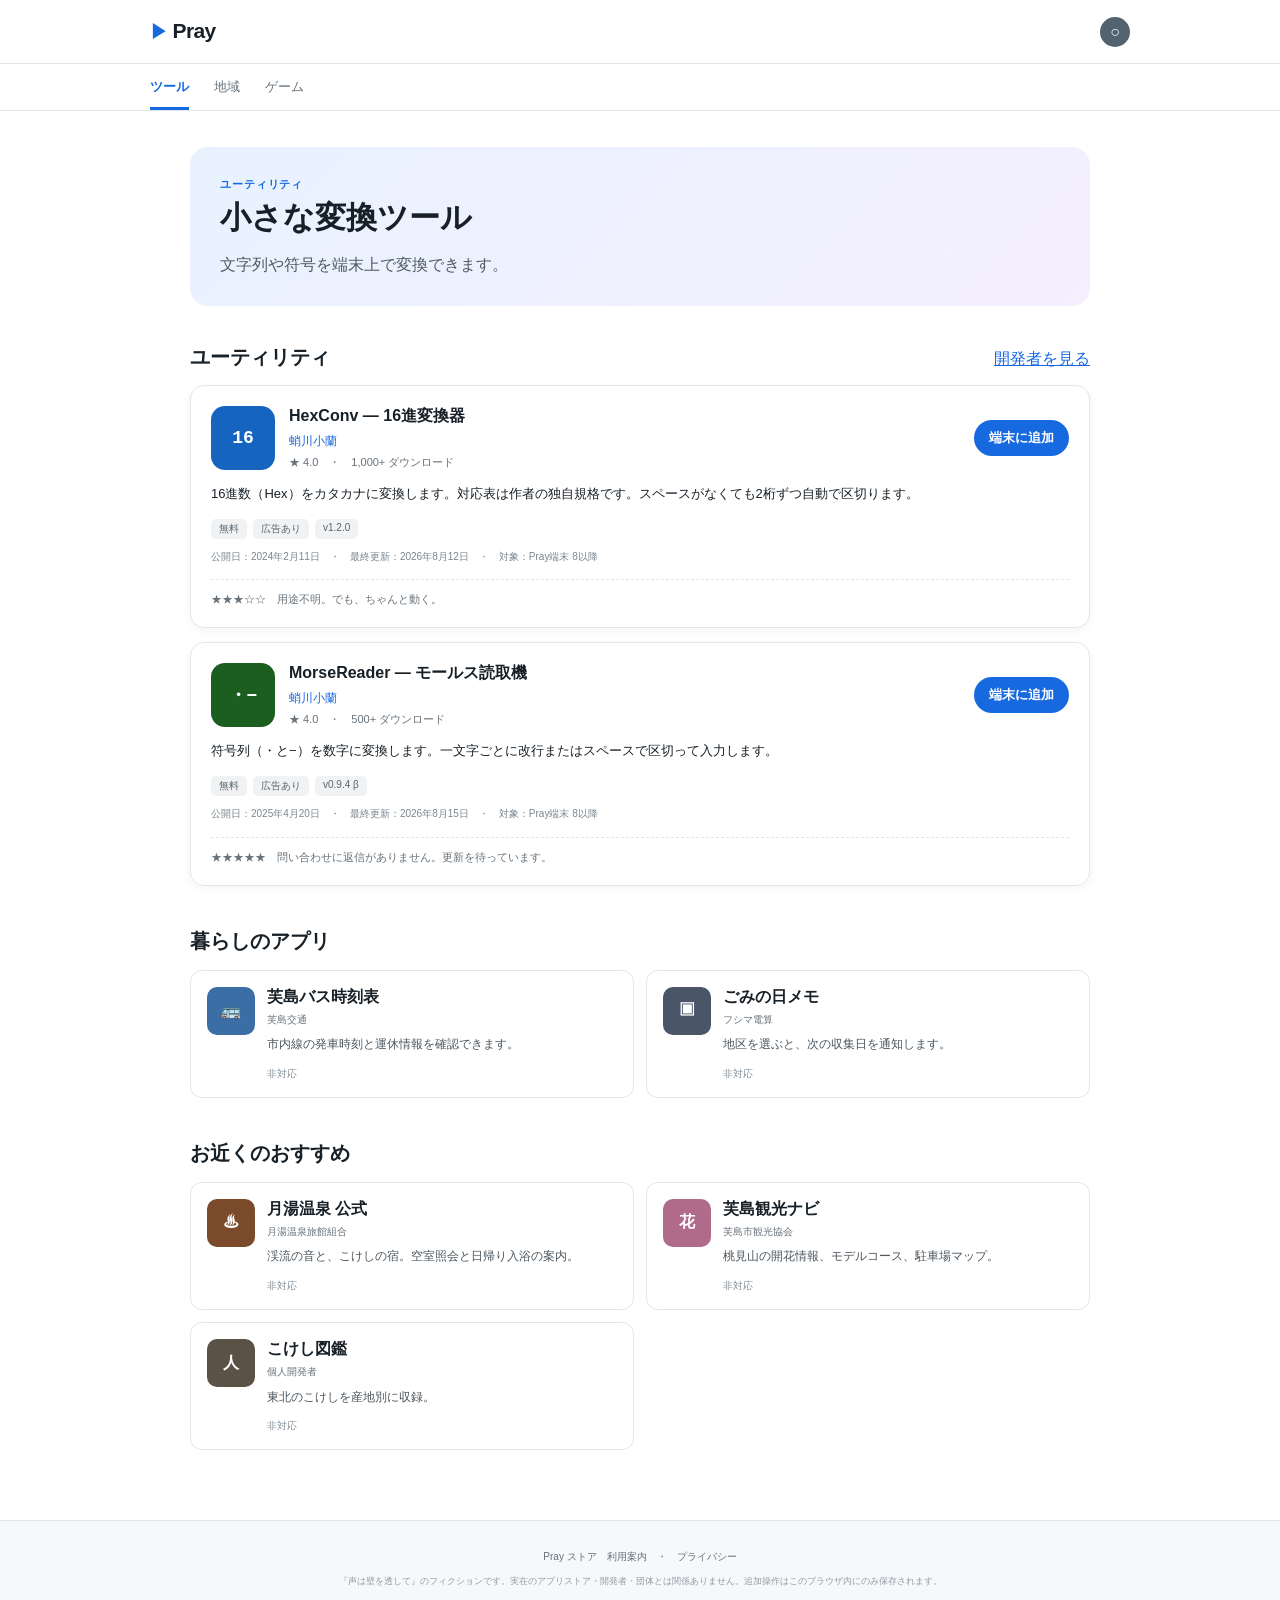
<file: pray-store/index.html>
<!doctype html>
<html lang="ja">
<head>
  <meta charset="utf-8">
  <meta name="viewport" content="width=device-width, initial-scale=1">
  <meta name="koe-receiver" content="../phone_shell.html">
  <meta name="description" content="Pray ストアで公開中の文字変換・符号読取ユーティリティ一覧。">
  <title>ユーティリティ｜Pray ストア</title>
  <link rel="stylesheet" href="style.css">
</head>
<body>
  <header>
    <a class="brand" href="./"><span class="playmark">▶</span> Pray</a>
    <span class="account" aria-hidden="true">○</span>
  </header>
  <nav aria-label="ストアカテゴリ">
    <span class="active">ツール</span><span>地域</span><span>ゲーム</span>
  </nav>

  <main>
    <section class="hero">
      <p class="kicker">ユーティリティ</p>
      <h1>小さな変換ツール</h1>
      <p>文字列や符号を端末上で変換できます。</p>
    </section>

    <section>
      <div class="section-head"><h2>ユーティリティ</h2><a href="developer.html">開発者を見る</a></div>

      <article class="app-card">
        <div class="app-top">
          <div class="app-icon hex">16</div>
          <div class="app-title"><h3>HexConv — 16進変換器</h3><a href="developer.html">蛸川小蘭</a><p>★ 4.0　・　1,000+ ダウンロード</p></div>
          <button type="button" data-install="hexconv">端末に追加</button>
        </div>
        <p>16進数（Hex）をカタカナに変換します。対応表は作者の独自規格です。スペースがなくても2桁ずつ自動で区切ります。</p>
        <div class="badges"><span>無料</span><span>広告あり</span><span>v1.2.0</span></div>
        <p class="release-meta">公開日：2024年2月11日　・　最終更新：2026年8月12日　・　対象：Pray端末 8以降</p>
        <blockquote>★★★☆☆　用途不明。でも、ちゃんと動く。</blockquote>
      </article>

      <article class="app-card">
        <div class="app-top">
          <div class="app-icon morse">・−</div>
          <div class="app-title"><h3>MorseReader — モールス読取機</h3><a href="developer.html">蛸川小蘭</a><p>★ 4.0　・　500+ ダウンロード</p></div>
          <button type="button" data-install="morse">端末に追加</button>
        </div>
        <p>符号列（・と−）を数字に変換します。一文字ごとに改行またはスペースで区切って入力します。</p>
        <div class="badges"><span>無料</span><span>広告あり</span><span>v0.9.4 β</span></div>
        <p class="release-meta">公開日：2025年4月20日　・　最終更新：2026年8月15日　・　対象：Pray端末 8以降</p>
        <blockquote>★★★★★　問い合わせに返信がありません。更新を待っています。</blockquote>
      </article>
      <p id="install-message" class="install-message" hidden role="status"></p>
    </section>

    <section class="shelf">
      <h2>暮らしのアプリ</h2>
      <div class="compact-grid">
        <article><div class="compact-icon cloud">🚌</div><div><h3>芙島バス時刻表</h3><p class="developer">芙島交通</p><p>市内線の発車時刻と運休情報を確認できます。</p></div><span class="unavailable">非対応</span></article>
        <article><div class="compact-icon backup">▣</div><div><h3>ごみの日メモ</h3><p class="developer">フシマ電算</p><p>地区を選ぶと、次の収集日を通知します。</p></div><span class="unavailable">非対応</span></article>
      </div>
    </section>

    <section class="shelf">
      <h2>お近くのおすすめ</h2>
      <div class="compact-grid three">
        <article><div class="compact-icon hot">♨</div><div><h3>月湯温泉 公式</h3><p class="developer">月湯温泉旅館組合</p><p>渓流の音と、こけしの宿。空室照会と日帰り入浴の案内。</p></div><span class="unavailable">非対応</span></article>
        <article><div class="compact-icon flower">花</div><div><h3>芙島観光ナビ</h3><p class="developer">芙島市観光協会</p><p>桃見山の開花情報、モデルコース、駐車場マップ。</p></div><span class="unavailable">非対応</span></article>
        <article><div class="compact-icon doll">人</div><div><h3>こけし図鑑</h3><p class="developer">個人開発者</p><p>東北のこけしを産地別に収録。</p></div><span class="unavailable">非対応</span></article>
      </div>
    </section>

    <div class="return-row"><a href="../phone_shell.html">回収端末へ戻る</a></div>
  </main>

  <footer>
    <p>Pray ストア　利用案内　・　プライバシー</p>
    <p class="disclaimer">『声は壁を透して』のフィクションです。実在のアプリストア・開発者・団体とは関係ありません。追加操作はこのブラウザ内にのみ保存されます。</p>
  </footer>
  <script src="site.js"></script>
</body>
</html>
</file>
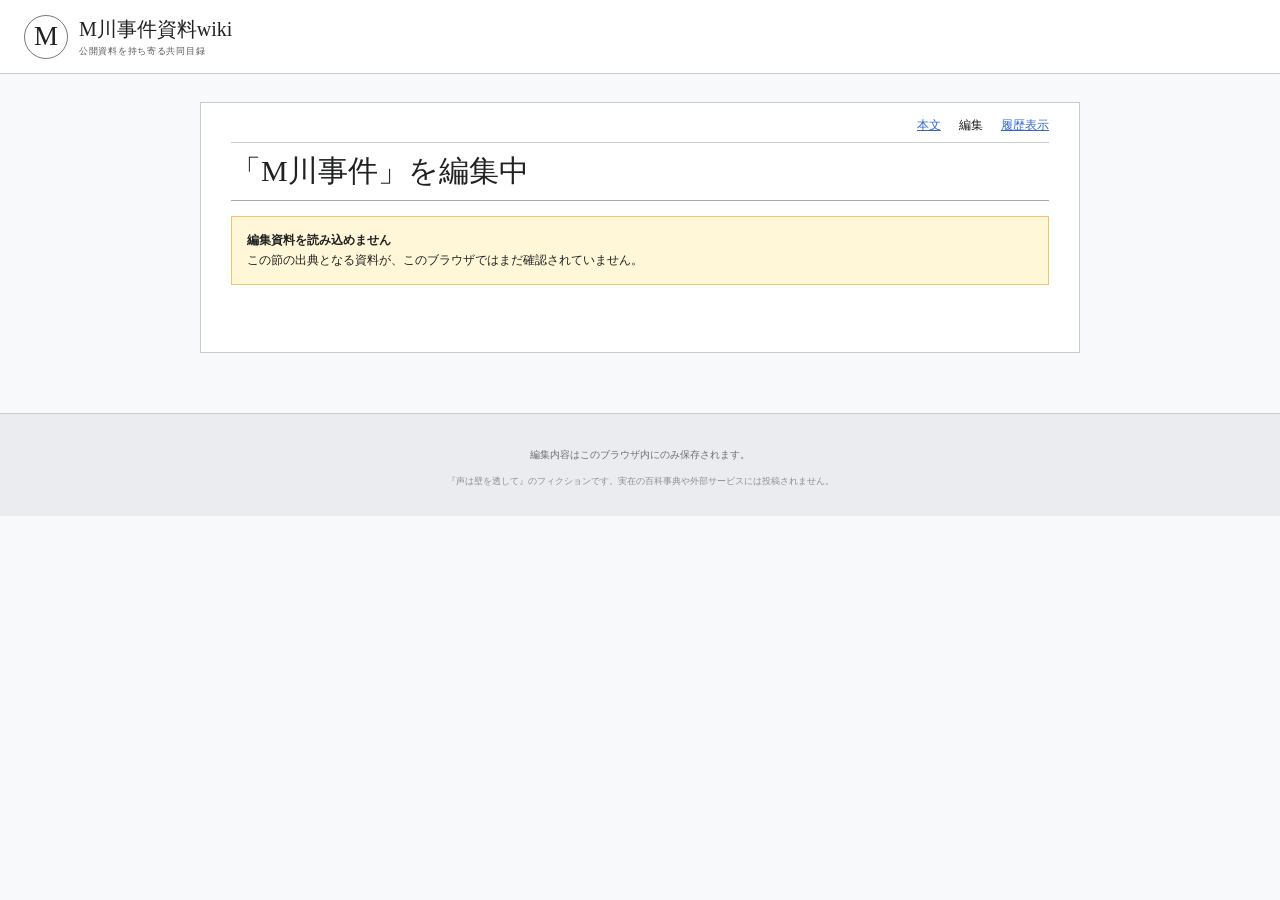
<file: m-kawa-wiki/edit/index.html>
<!doctype html>
<html lang="ja">
<head>
  <meta charset="utf-8">
  <meta name="viewport" content="width=device-width, initial-scale=1">
  <meta name="koe-receiver" content="../../phone_shell.html">
  <meta name="description" content="M川事件資料wiki・未収録資料節の編集画面。入力はこのブラウザだけに保存されます。">
  <title>M川事件を編集 - M川事件資料wiki</title>
  <link rel="stylesheet" href="../style.css">
</head>
<body data-page="edit">
  <header class="wiki-header">
    <a class="wiki-brand" href="../"><span class="wiki-mark">M</span><span><strong>M川事件資料wiki</strong><small>公開資料を持ち寄る共同目録</small></span></a>
  </header>

  <div class="edit-layout">
    <main>
      <div class="page-tools"><a href="../">本文</a><span>編集</span><a href="../#history">履歴表示</a></div>
      <h1>「M川事件」を編集中</h1>

      <div id="edit-locked" class="local-only" hidden>
        <strong>編集資料を読み込めません</strong><br>この節の出典となる資料が、このブラウザではまだ確認されていません。
      </div>

      <form id="wiki-edit-form" hidden>
        <fieldset>
          <legend>記録外資料</legend>
          <p class="field-help">回収端末に残された手紙について、ここに残す一行を入力してください。</p>
          <label for="wiki-user-line">あなたの一行</label>
          <textarea id="wiki-user-line" rows="4" maxlength="240" placeholder="一行を入力" required></textarea>
          <div class="char-count"><span id="char-count">0</span> / 240</div>
        </fieldset>

        <label for="edit-summary">編集内容の要約</label>
        <input id="edit-summary" type="text" value="未収録の手紙と記録外人物に関する記述を追加" readonly>
        <label class="minor"><input type="checkbox"> 細部の編集</label>

        <div class="save-row">
          <button class="primary" type="submit">編集を保存</button>
          <a class="cancel" href="../">キャンセル</a>
        </div>
      </form>

      <div id="save-status" class="save-status" hidden role="status">
        <strong>編集を保存しました。</strong>
        <a href="../?revision=latest">保存した版を見る</a>
        <a id="save-return" class="koe-return" hidden>回収端末へ記録を返す</a>
      </div>
    </main>
  </div>

  <footer>
    <p>編集内容はこのブラウザ内にのみ保存されます。</p>
    <p class="disclaimer">『声は壁を透して』のフィクションです。実在の百科事典や外部サービスには投稿されません。</p>
  </footer>
  <script src="../site.js"></script>
</body>
</html>
</file>
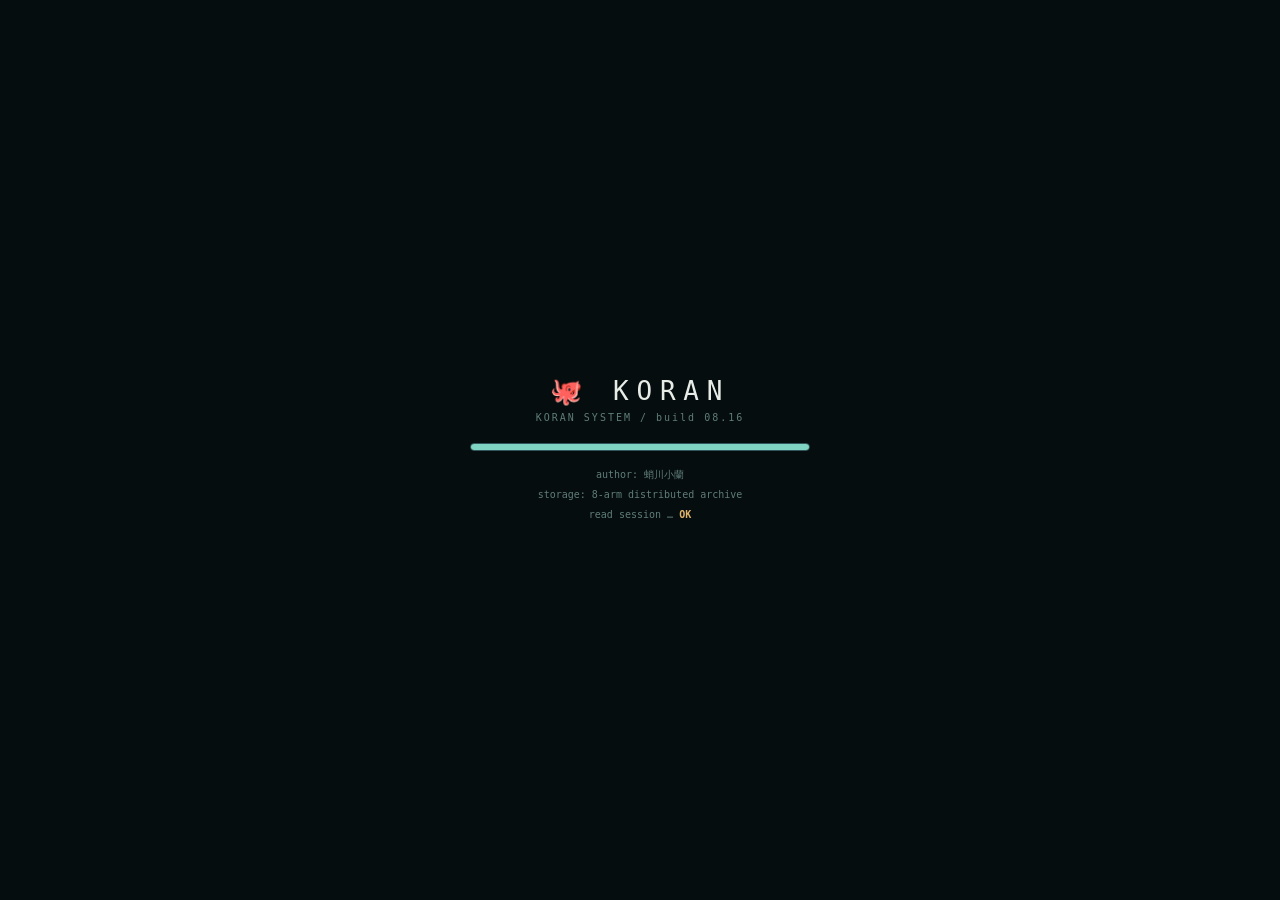
<file: phone_shell.html>
<!DOCTYPE html>
<html lang="ja">
<head>
<meta charset="UTF-8">
<meta name="viewport" content="width=device-width, initial-scale=1">
<meta name="description" content="蛸川小蘭の自作OS。たこつぼ捜査ボード（試作）。">
<meta name="robots" content="noindex">
<title>KORAN OS — 第一幕ボード</title>
<script src="koran-os.js?v=c1"></script>
<style>
  :root{
    --desk1:#0f2e33; --desk2:#0a1d21;
    --win:#f2efe8; --win-ink:#23211d; --win-sub:#7a756a;
    --title1:#274b52; --title2:#162e33;
    --task:#0e1c20; --task-line:rgba(127,212,193,.22);
    --amber:#b97f1f; --teal:#1f7a6d;
    --mono:ui-monospace,SFMono-Regular,Menlo,Consolas,"MS Gothic",monospace;
    --sans:system-ui,-apple-system,"Hiragino Sans","Hiragino Kaku Gothic ProN","Noto Sans JP","Yu Gothic",sans-serif;
  }
  *{box-sizing:border-box;}
  html,body{margin:0;padding:0;height:100%;}
  body{
    font-family:var(--sans); color:#eef3f1; overflow:hidden;
    background:
      radial-gradient(90% 70% at 80% 10%, rgba(64,150,150,.25) 0%, transparent 60%),
      radial-gradient(70% 60% at 15% 85%, rgba(30,110,110,.28) 0%, transparent 60%),
      repeating-linear-gradient(0deg, rgba(255,255,255,.022) 0 2px, transparent 2px 4px),
      linear-gradient(160deg, var(--desk1), var(--desk2));
    user-select:none; -webkit-user-select:none;
  }
  #desktop{position:fixed; inset:0 0 68px 0; overflow:hidden;}
  #taskbar{
    position:fixed; left:10px; right:10px; bottom:10px; height:48px;
    background:rgba(14,28,32,.78); -webkit-backdrop-filter:blur(14px); backdrop-filter:blur(14px);
    border:1px solid var(--task-line); border-radius:14px;
    display:flex; align-items:stretch; gap:6px; padding:0 8px; z-index:200;
    font-family:var(--mono); box-shadow:0 10px 30px rgba(0,0,0,.45);
  }
  #startbtn{
    display:flex; align-items:center; gap:8px; background:rgba(224,180,106,.12); color:#ffd9a8;
    border:1px solid rgba(224,180,106,.35); border-radius:10px; margin:7px 0; padding:0 14px;
    font-family:var(--mono); font-size:12.5px; letter-spacing:.08em; cursor:pointer;
  }
  #startbtn:hover{background:rgba(224,180,106,.22);}
  #startbtn:active{transform:translateY(1px);}
  #tasks{flex:1; display:flex; align-items:center; gap:6px; overflow-x:auto; scrollbar-width:none;}
  #tasks::-webkit-scrollbar{display:none;}
  .taskbtn{
    white-space:nowrap; background:rgba(255,255,255,.05); color:#cfe0dc; border:1px solid transparent;
    border-radius:9px; font-size:11px; padding:6px 12px; cursor:pointer; font-family:var(--mono);
  }
  .taskbtn:hover{background:rgba(255,255,255,.1);}
  .taskbtn.active{background:rgba(127,212,193,.16); color:#fff; border-color:rgba(127,212,193,.35);}
  #clock{margin:7px 0; padding:0 12px; display:flex; flex-direction:column; justify-content:center;
    border:none; border-radius:9px; font-size:11px; color:#9fb8b4; text-align:right; line-height:1.5;}
  #clock b{color:#e8ece7; font-size:12px;}
  #clock .blink{animation:blink 1s steps(1) infinite;}
  @keyframes blink{50%{opacity:0;}}

  /* デスクトップアイコン */
  #icons{position:absolute; top:14px; left:14px; display:flex; flex-direction:column; gap:16px; z-index:5;}
  @media (pointer:coarse), (max-width:560px){
    #icons{flex-direction:row; top:10px; left:10px; right:10px; overflow-x:auto; padding-bottom:4px;}
  }
  .dicon{width:86px; text-align:center; cursor:pointer; padding:6px 2px; border:1px solid transparent; border-radius:6px; position:relative;}
  .dicon.sel{background:rgba(255,255,255,.12); border-color:rgba(255,255,255,.25);}
  .dicon .glyph{font-size:34px; line-height:1; filter:drop-shadow(0 3px 6px rgba(0,0,0,.5)); transition:transform .15s ease;}
  .dicon:hover .glyph{transform:translateY(-2px);}
  .dicon .cap{font-size:11px; margin-top:5px; line-height:1.5; text-shadow:0 1px 4px #000;}
  .dicon .hint{display:inline-block; font-size:9px; background:#b97f1f; color:#fff; border-radius:8px; padding:0 7px; margin-top:3px; font-family:var(--mono);}
  .dicon .bdg{position:absolute; top:0; right:6px; background:#b97f1f; color:#fff; font-family:var(--mono);
    font-size:10px; min-width:18px; height:18px; border-radius:9px; display:flex; align-items:center; justify-content:center;
    padding:0 4px; border:1.5px solid #0a1d21;}

  /* ウィンドウ */
  .win{
    position:absolute; background:rgba(242,239,232,.98);
    color:var(--win-ink);
    border:1px solid rgba(10,15,17,.6); border-radius:14px;
    box-shadow:0 24px 70px rgba(0,0,0,.55), 0 2px 8px rgba(0,0,0,.3);
    display:none; flex-direction:column; overflow:hidden; min-width:0;
  }
  .win.open{display:flex;}
  .win.focus{box-shadow:0 28px 80px rgba(0,0,0,.6), 0 0 0 1px rgba(111,163,171,.55);}
  .win.min{display:none;}
  .titlebar{
    background:transparent;
    color:var(--win-ink); display:flex; align-items:center; gap:8px;
    padding:10px 8px 8px 16px; font-size:12.5px; cursor:default; flex-shrink:0;
  }
  .titlebar .ticon{font-size:14px;}
  .titlebar .t{flex:1; white-space:nowrap; overflow:hidden; text-overflow:ellipsis; letter-spacing:.03em; font-weight:600;}
  .titlebar .btns{display:flex; gap:2px;}
  .titlebar .btns button{
    width:32px; height:24px; border:none; border-radius:6px;
    background:transparent; color:#8a857d; font-size:11px; cursor:pointer; font-family:var(--mono); line-height:1;
  }
  .titlebar .btns button:hover{background:rgba(0,0,0,.07); color:var(--win-ink);}
  .titlebar .btns .x:hover{background:#c0392b; border-color:#c0392b; color:#fff;}
  .menubar{display:flex; gap:14px; padding:2px 16px 6px; font-size:11px; color:var(--win-sub);
    background:transparent; flex-shrink:0;}
  .addrbar{display:flex; gap:6px; align-items:center; padding:0 12px 8px; font-size:11px;
    background:transparent; font-family:var(--mono); color:#55514a; flex-shrink:0;}
  .addrbar .path{flex:1; background:rgba(255,255,255,.7); border:1px solid #d8d2c2; border-radius:8px; padding:4px 10px;
    white-space:nowrap; overflow:hidden; text-overflow:ellipsis;}
  .wbody{padding:6px 16px 18px; overflow:auto; font-size:13.5px; line-height:2.0;}
  .wbody.mono{font-family:var(--mono); font-size:12px; background:#10181a; color:#bcd4cf;}
  .statusbar{background:transparent; font-size:10px; color:#a09a8c;
    padding:6px 16px 10px; font-family:var(--mono); flex-shrink:0; letter-spacing:.04em;}

  /* メモ帳 */
  .notepad{background:#fffdf4; border:1px solid #d8d2c2; padding:16px 18px; font-size:13.5px; line-height:2.1;
    box-shadow:inset 0 0 30px rgba(190,170,130,.12);}
  .notepad .date{font-family:var(--mono); font-size:11px; color:var(--win-sub);}
  .notepad .sign{text-align:right; color:#55514a;}

  /* 付箋 */
  .sticky{background:#fff3b0; border:1px solid #e0cf7a; padding:10px 12px; font-size:12px; line-height:1.9;
    transform:rotate(-.6deg); box-shadow:0 4px 10px rgba(0,0,0,.18); color:#4d4420; margin:0 0 12px;}

  /* フォルダ一覧（断片） */
  .folders{display:grid; gap:8px; margin-top:10px;}
  @media(min-width:560px){.folders{grid-template-columns:1fr 1fr;}}
  .folder{border:1px solid #cfc8b8; border-radius:6px; background:#fff; padding:9px 11px;}
  .folder.unread{border:2px solid var(--amber); background:#fffaf0;}
  .folder .fh{display:flex; align-items:center; gap:7px; font-weight:700; font-size:13px;}
  .folder .tag{margin-left:auto; font-family:var(--mono); font-size:10px; padding:1px 8px; border-radius:10px; border:1px solid #bbb; color:#777;}
  .folder.unread .tag{border-color:var(--amber); color:var(--amber); animation:blink 1.6s steps(1) infinite; font-weight:700;}
  .folder.read .tag{border-color:var(--teal); color:var(--teal);}
  .filebtn{display:block; width:100%; text-align:left; margin-top:7px; background:#f4f1ea; border:1px solid #d8d2c2;
    border-radius:5px; padding:7px 10px; font-size:12.5px; cursor:pointer; line-height:1.7; color:var(--win-ink); font-family:var(--sans);}
  .filebtn .st{font-family:var(--mono); font-size:10px; color:#8a857d; display:block;}
  .filebtn.new .st{color:var(--amber); font-weight:700;}
  .filebtn.done .st{color:var(--teal);}
  .filebtn:disabled{opacity:.6; cursor:default;}

  /* マネージャ */
  .actq{background:var(--title1); color:#ffd9a8; border-radius:6px; padding:9px 14px; font-size:12.5px;
    letter-spacing:.04em; margin-bottom:10px;}
  .actq .q{font-family:var(--mono); font-size:9px; letter-spacing:.2em; color:#9fb8b4; display:block; margin-bottom:2px;}
  .mgr-next{border:2px solid var(--amber); background:#fffaf0; border-radius:6px; padding:12px 14px; margin-bottom:10px;}
  .mgr-next .q{font-family:var(--mono); font-size:10px; letter-spacing:.2em; color:var(--amber); margin-bottom:4px;}
  .mgr-next .t{font-size:16px; font-weight:700;}
  .mgr-next button{margin-top:10px; width:100%; padding:11px; font-size:14px; font-weight:700; cursor:pointer;
    background:var(--title1); color:#fff; border:none; border-radius:6px; letter-spacing:.08em;}
  .mgr-log{font-family:var(--mono); font-size:11px; color:#3f6b64; line-height:1.9;}

  /* 文書ビューア */
  .doc-kind{font-family:var(--mono); font-size:10px; letter-spacing:.18em; color:var(--win-sub); margin-bottom:4px;}
  .doc-title{font-size:17px; font-weight:700; margin:0 0 10px;}
  .doc-body{background:#fff; border:1px solid #d8d2c2; padding:14px 16px; font-size:13.5px; line-height:2.05; white-space:pre-wrap; font-family:var(--sans);}
  .doc-btns{display:flex; gap:8px; margin-top:12px;}
  .doc-btns button{flex:1; padding:11px; font-size:13px; border-radius:6px; cursor:pointer; border:1px solid #c9c2b2; background:#f4f1ea;}
  .doc-btns button:disabled{opacity:.45; cursor:default;}
  .doc-btns .primary{background:#14131a; color:#f3efe6; border-color:#14131a; font-weight:700;}
  .doc-btns input{flex:2; min-width:0; padding:11px 12px; font-size:14px; border-radius:6px;
    border:1px solid #c9c2b2; background:#fff; font-family:var(--sans);
    user-select:text; -webkit-user-select:text;}

  /* 写真・地図・外部 */
  .doc-photo{width:100%; display:block; border-radius:6px; border:1px solid #d8d2c2; background:#111;}
  .doc-imgbroken{padding:40px 10px; text-align:center; background:#111; color:#555; font-family:var(--mono); font-size:11px; letter-spacing:.2em; border-radius:6px;}
  .zoombox{margin-top:10px; background:#130b0d; border:1px solid rgba(200,88,88,.35); border-radius:6px;
    padding:12px 14px; font-family:var(--mono); font-size:12px; line-height:2; color:#e8ece7;}
  .zoombox .z-h{font-size:9px; color:#8a857d; letter-spacing:.15em; margin-bottom:4px;}
  .extbox{margin:0 0 10px; background:#10181a; border:1px solid #33565d; border-radius:6px;
    padding:12px 14px; font-family:var(--mono); font-size:11.5px; line-height:2; color:#bcd4cf;}
  .extbox .q{font-size:10px; letter-spacing:.18em; color:#e0b46a; margin-bottom:4px;}
  .extbox .ok{color:#7fd4c1;}
  #dz-map{width:100%; height:auto; display:block; background:#e9e3d1; border:1px solid #cfc8b8; border-radius:6px;}
  .mapspot{cursor:pointer;}
  .mapmsg{margin-top:8px; font-family:var(--mono); font-size:11px; color:#3f6b64; line-height:1.9;}
  .mapmsg.bad{color:#a03a3a;}
  .mapmsg.good{color:#1f7a6d; font-weight:700;}

  /* ボード */
  .slot{border:1px solid #cfc8b8; border-radius:8px; background:#fff; padding:11px 13px; margin-bottom:10px;}
  .slot.fixed{border-color:var(--teal); background:#f4faf8;}
  .slot .sq{font-size:13.5px; font-weight:700; margin-bottom:8px;}
  .slot .sq .qn{font-family:var(--mono); font-size:10px; color:var(--win-sub); font-weight:400; margin-right:6px;}
  .slot .qok{font-family:var(--mono); font-size:10px; color:var(--teal); font-weight:700;}
  .slot .sfix{font-family:var(--mono); font-size:12px; color:var(--teal);}
  .slot .slock{font-family:var(--mono); font-size:11px; color:#8a857d; margin-bottom:4px;}
  .slot .opts{display:grid; gap:6px;}
  .slot .opts button{text-align:left; background:#f4f1ea; border:1px solid #d8d2c2; border-radius:6px;
    padding:9px 12px; font-size:13px; cursor:pointer; color:var(--win-ink); font-family:var(--sans);}
  .slot .opts button:hover{border-color:var(--amber);}
  .emptyframe{border:2px dashed #b0a894; border-radius:8px; padding:12px 14px; margin:14px 0 4px; text-align:center;}
  .emptyframe .ef-h{font-family:var(--mono); font-size:10px; letter-spacing:.15em; color:var(--win-sub); margin-bottom:6px;}
  .emptyframe .ef-box{display:inline-block; border:1px solid #b0a894; border-radius:4px; padding:14px 26px;
    font-family:var(--mono); font-size:12px; color:#8a857d; background:#f7f4ec;}
  .complete{margin-top:14px; border:2px solid var(--teal); background:#eef7f4; border-radius:8px;
    padding:14px; text-align:center; font-size:16px; font-weight:700; color:var(--teal);}
  .complete span{display:block; margin-top:6px; font-size:11px; font-weight:400; color:#3f6b64; font-family:var(--mono); line-height:2;}

  /* あまぐもドライブ */
  .cloud-head{display:flex; align-items:center; gap:10px; margin-bottom:10px;}
  .cloud-head .glyph{font-size:34px;}
  .cloud-acct{font-family:var(--mono); font-size:11px; color:var(--win-sub);}
  .cloud-bar{height:8px; border:1px solid #cfc8b8; border-radius:5px; overflow:hidden; margin:6px 0 12px; background:#fff;}
  .cloud-bar i{display:block; height:100%; width:2%; background:#7a9ea8;}
  .cloud-row{display:flex; gap:8px; align-items:center; border:1px solid #d8d2c2; border-radius:6px;
    background:#fff; padding:8px 12px; margin-bottom:6px; font-size:12.5px;}
  .cloud-row .st{margin-left:auto; font-family:var(--mono); font-size:10px; color:#8a857d;}

  /* タコ */
  .tako-box{text-align:center; background:linear-gradient(180deg,#0e2226,#0b1b1f); border-radius:6px; padding:8px 4px 2px; margin-bottom:4px;}
  svg.tako{width:100%; max-width:330px; height:auto;}
  .tako-arm{cursor:pointer;}
  .tako-arm .limb{fill:none; stroke:#c65a64; stroke-width:24;}
  .tako-arm[data-state="undiscovered"] .limb{stroke:#3d5457; stroke-dasharray:6 5;}
  .tako-arm[data-state="undiscovered"] .sucker{fill:none;}
  .tako-arm[data-state="has-unread"] .limb{stroke:#e08a7a; animation:armPulse 1.6s ease infinite;}
  @keyframes armPulse{0%,100%{opacity:1;}50%{opacity:.55;}}
  .tako-arm[data-state="read"] .limb{stroke:#b05560;}
  .tako-arm[data-state="external-wait"] .limb{stroke:#c9a227; stroke-dasharray:10 6;}
  .tako-arm text{font-family:var(--mono); font-size:9px; fill:#9fb8b4;}

  /* トースト（機械通知） */
  #toasts{position:fixed; right:10px; bottom:60px; display:flex; flex-direction:column; gap:8px; z-index:300; max-width:min(330px, 90vw);}
  .toast{background:#0d1517; border:1px solid #33565d; border-left:4px solid var(--amber); color:#cfe0dc;
    border-radius:6px; padding:9px 12px; font-family:var(--mono); font-size:11px; line-height:1.8;
    box-shadow:0 8px 24px rgba(0,0,0,.5); animation:slideIn .3s ease;}
  @keyframes slideIn{from{transform:translateX(20px); opacity:0;}to{transform:none; opacity:1;}}

  /* スタートメニュー */
  #startmenu{position:fixed; left:8px; bottom:64px; width:270px; background:var(--win); color:var(--win-ink);
    border:1px solid #0a0f11; border-radius:8px; box-shadow:0 18px 50px rgba(0,0,0,.6); z-index:250; display:none; overflow:hidden;}
  #startmenu.open{display:block;}
  #startmenu .sm-h{background:linear-gradient(180deg,var(--title1),var(--title2)); color:#ffd9a8; font-family:var(--mono);
    font-size:11px; letter-spacing:.15em; padding:10px 14px;}
  #startmenu button{display:flex; gap:10px; align-items:center; width:100%; text-align:left; background:none; border:none;
    padding:11px 14px; font-size:13px; cursor:pointer; color:var(--win-ink); font-family:var(--sans);}
  #startmenu button:hover{background:#e3eefe;}
  #startmenu .sm-f{border-top:1px solid #ddd6c8; padding:8px 14px; font-size:9.5px; color:var(--win-sub); font-family:var(--mono); line-height:1.8;}

  /* 起動画面 */
  #boot{position:fixed; inset:0; background:#060d0e; z-index:500; display:flex; align-items:center; justify-content:center; font-family:var(--mono);}
  #boot.hide{display:none;}
  #boot .in{text-align:center; width:min(340px, 84vw);}
  #boot .logo{font-size:26px; letter-spacing:.3em; color:#e8ece7; margin-bottom:6px;}
  #boot .sub{font-size:10px; letter-spacing:.2em; color:#5f7d79; margin-bottom:20px;}
  #boot .bar{height:8px; border:1px solid #33565d; border-radius:5px; overflow:hidden;}
  #boot .bar i{display:block; height:100%; width:0; background:#7fd4c1; transition:width .2s;}
  #boot .lines{font-size:10px; color:#5f7d79; margin-top:14px; line-height:2; min-height:44px;}

  /* ログオフ */
  #logoff{position:fixed; inset:0; background:#04080a; z-index:500; display:none; align-items:center; justify-content:center; font-family:var(--mono);}
  #logoff.on{display:flex;}
  #logoff .l-msg{text-align:center; font-size:13px; letter-spacing:.3em; color:#9fb8b4; line-height:2.6;}
  #logoff .l-sub{font-size:10px; letter-spacing:.15em; color:#5f7d79;}
  #logoff .blink{animation:blink 1s steps(1) infinite;}
</style>
</head>
<body>

<div id="boot">
  <div class="in">
    <div class="logo">🐙 KORAN</div>
    <div class="sub">KORAN SYSTEM / build 08.16</div>
    <div class="bar"><i id="bootbar"></i></div>
    <div class="lines" id="bootlines">author: 蛸川小蘭<br>storage: 8-arm distributed archive</div>
  </div>
</div>

<div id="logoff"><div class="l-msg">LOGOFF<span class="blink">…</span><br><span class="l-sub">セッションを切断しました</span></div></div>

<div id="desktop">
  <div id="icons"></div>
  <div id="wins"></div>
</div>

<div id="startmenu">
  <div class="sm-h">🐙 KORAN OS</div>
  <div id="sm-items"></div>
  <div class="sm-f">build 08.16 ｜ 第一幕ボード試作<br>本作はフィクションです。</div>
</div>

<div id="taskbar">
  <button id="startbtn">🐙 たこらん</button>
  <div id="tasks"></div>
  <div id="clock"><b>09:04<span class="blink">:</span>32</b><span>1973/09/12（停止中）</span></div>
</div>

<div id="toasts"></div>

<script>
(function(){
  'use strict';
  const winsEl = document.getElementById('wins');
  const tasksEl = document.getElementById('tasks');
  const iconsEl = document.getElementById('icons');
  const openWins = {};   // id -> {el, minimized}
  let zTop = 10;
  let cascade = 0;
  let extToastDone = false;
  const finePointer = window.matchMedia && window.matchMedia('(pointer:fine)').matches;

  /* ---------- 小さな部品 ---------- */
  function esc(s){
    return String(s).replace(/[&<>"']/g, c => ({'&':'&amp;','<':'&lt;','>':'&gt;','"':'&quot;',"'":'&#39;'}[c]));
  }
  function fmtDate(iso){
    try{
      const d = new Date(iso);
      return `${d.getMonth()+1}/${d.getDate()} ${String(d.getHours()).padStart(2,'0')}:${String(d.getMinutes()).padStart(2,'0')} 既読`;
    }catch{ return '既読'; }
  }
  function toast(msg){
    const box = document.getElementById('toasts');
    const el = document.createElement('div');
    el.className = 'toast';
    el.textContent = msg;
    box.appendChild(el);
    setTimeout(() => { el.style.opacity = '0'; el.style.transition = 'opacity .4s'; }, 4200);
    setTimeout(() => el.remove(), 4700);
  }

  /* ---------- ぬいぐるみ風のタコSVG ----------
     小蘭が現代で持ち込んだ当時の姿＝新品の布地。
     大きな黒目・小さな笑み・ずんぐりした足・足先の光る端子。 */
  function takoSVG(size){
    const arms = KoranOS.ARMS.map((arm, i) => {
      const a = (Math.PI * 2 * i) / 8 + Math.PI / 8;
      const x1 = 160 + Math.cos(a) * 48, y1 = 182 + Math.sin(a) * 30;
      const x2 = 160 + Math.cos(a) * 96, y2 = 182 + Math.sin(a) * 66;
      const mx = 160 + Math.cos(a) * 74, my = 182 + Math.sin(a) * 52 + 9;
      const st = KoranOS.armState(arm.id);
      const port = (i === 7)
        ? `<rect x="${(x2-9).toFixed(1)}" y="${(y2-6).toFixed(1)}" width="18" height="12" rx="2" fill="#3a2c22" stroke="#201612" stroke-width="1.5"/>` +
          `<rect x="${(x2-6).toFixed(1)}" y="${(y2-3.5).toFixed(1)}" width="12" height="7" rx="1" fill="#f5a742">` +
          `<animate attributeName="opacity" values="1;.5;1" dur="2s" repeatCount="indefinite"/></rect>`
        : `<ellipse class="sucker" cx="${x2.toFixed(1)}" cy="${y2.toFixed(1)}" rx="5" ry="6.5" fill="#e9b7b7" opacity=".9"/>`;
      return `<g class="tako-arm" data-state="${st}" data-arm="${arm.id}">` +
        `<path class="limb" d="M${x1.toFixed(1)},${y1.toFixed(1)} Q${mx.toFixed(1)},${my.toFixed(1)} ${x2.toFixed(1)},${y2.toFixed(1)}" stroke-width="24" stroke-linecap="round"/>` +
        port +
        `<text x="${x2.toFixed(1)}" y="${(y2+20).toFixed(1)}" text-anchor="middle">${i+1}</text>` +
        `</g>`;
    }).join('');
    return `<svg class="tako" viewBox="60 40 200 235" role="img" aria-label="たこらん">` +
      arms +
      `<ellipse cx="160" cy="130" rx="60" ry="64" fill="#c65a64" stroke="#8a3a42" stroke-width="3"/>` +
      `<ellipse cx="137" cy="126" rx="11" ry="15" fill="#2a2226"/>` +
      `<ellipse cx="183" cy="126" rx="11" ry="15" fill="#2a2226"/>` +
      `<circle cx="140.5" cy="120" r="3.6" fill="#fff" opacity=".95"/>` +
      `<circle cx="186.5" cy="120" r="3.6" fill="#fff" opacity=".95"/>` +
      `<path d="M151,156 q9,8 18,0" fill="none" stroke="#5e2f36" stroke-width="2.5" stroke-linecap="round"/>` +
      `</svg>`;
  }

  /* ---------- ウィンドウ管理 ---------- */
  function winSize(){
    const small = window.innerWidth < 560;
    return small
      ? { w: window.innerWidth - 16, x: 8, yBase: 86 }
      : { w: 460, x: 150, yBase: 40 };
  }
  function openWin(id, title, icon, menu, addr, bodyHTML, statusHTML){
    if (openWins[id]) {
      const o = openWins[id];
      o.el.classList.remove('min');
      o.minimized = false;
      focusWin(id);
      return o.el;
    }
    const s = winSize();
    const el = document.createElement('div');
    el.className = 'win';
    el.style.width = Math.min(s.w, window.innerWidth - 16) + 'px';
    el.style.maxHeight = (window.innerHeight - 46 - 100) + 'px';
    const off = (cascade % 4) * 26;
    el.style.left = Math.max(8, Math.min(s.x + off, window.innerWidth - parseFloat(el.style.width) - 8)) + 'px';
    el.style.top = (s.yBase + off) + 'px';
    cascade++;
    el.innerHTML =
      `<div class="titlebar"><span class="ticon">${icon}</span><span class="t">${esc(title)}</span>` +
      `<span class="btns"><button data-act="min" title="最小化">＿</button><button data-act="max" title="最大化">▢</button><button data-act="close" class="x" title="閉じる">✕</button></span></div>` +
      (menu ? `<div class="menubar">${menu}</div>` : '') +
      (addr ? `<div class="addrbar">📂<span class="path">${esc(addr)}</span></div>` : '') +
      `<div class="wbody">${bodyHTML}</div>` +
      (statusHTML ? `<div class="statusbar">${statusHTML}</div>` : '');
    winsEl.appendChild(el);
    openWins[id] = { el, minimized:false, title, icon };
    el.classList.add('open');
    el.querySelectorAll('.titlebar .btns button').forEach(b => {
      b.addEventListener('click', (e) => {
        e.stopPropagation();
        const act = b.getAttribute('data-act');
        if (act === 'close') closeWin(id);
        if (act === 'min') minWin(id);
        if (act === 'max') {
          el.style.left = '8px'; el.style.top = '8px';
          el.style.width = (window.innerWidth - 16) + 'px';
        }
      });
    });
    el.addEventListener('pointerdown', () => focusWin(id));
    const bar = el.querySelector('.titlebar');
    if (finePointer) {
      bar.style.cursor = 'move';
      bar.addEventListener('pointerdown', (e) => {
        if (e.target.tagName === 'BUTTON') return;
        const sx = e.clientX - el.offsetLeft, sy = e.clientY - el.offsetTop;
        bar.setPointerCapture(e.pointerId);
        const move = (ev) => {
          el.style.left = Math.max(-40, Math.min(ev.clientX - sx, window.innerWidth - 80)) + 'px';
          el.style.top = Math.max(0, Math.min(ev.clientY - sy, window.innerHeight - 120)) + 'px';
        };
        const up = () => { bar.removeEventListener('pointermove', move); bar.removeEventListener('pointerup', up); };
        bar.addEventListener('pointermove', move);
        bar.addEventListener('pointerup', up);
      });
    }
    renderTasks();
    focusWin(id);
    return el;
  }
  function focusWin(id){
    Object.keys(openWins).forEach(k => openWins[k].el.classList.remove('focus'));
    if (openWins[id]) { openWins[id].el.style.zIndex = ++zTop; openWins[id].el.classList.add('focus'); }
    renderTasks(id);
  }
  function closeWin(id){
    if (!openWins[id]) return;
    openWins[id].el.remove();
    delete openWins[id];
    renderTasks();
  }
  function minWin(id){
    if (!openWins[id]) return;
    openWins[id].el.classList.add('min');
    openWins[id].minimized = true;
    renderTasks();
  }
  function renderTasks(activeId){
    tasksEl.innerHTML = '';
    Object.keys(openWins).forEach(id => {
      const o = openWins[id];
      const b = document.createElement('button');
      b.className = 'taskbtn' + (o.el.classList.contains('focus') ? ' active' : '');
      b.textContent = `${o.minimized ? '＿ ' : ''}${o.icon} ${o.title}`;
      b.addEventListener('click', () => {
        if (o.minimized) { o.el.classList.remove('min'); o.minimized = false; focusWin(id); }
        else if (o.el.classList.contains('focus')) minWin(id);
        else focusWin(id);
      });
      tasksEl.appendChild(b);
    });
  }

  /* ---------- よんでね ---------- */
  const MEMO_HTML = `<div class="notepad"><div class="date">KORAN OS ― よんでね</div><br>` +
    `このOSはわたしが作りました。蛸川小蘭といいます。<br>` +
    `タコの名前はたこらんです。記録の置き場所は、たこつぼと呼んでいます。足が八本あるので、記録も八つにわけました。頭がこわれても足がおぼえています。<br><br>` +
    `・同じものは二つの場所に置くこと。空の上にも。<br>` +
    `・断片は全部開いてあるよ。ボードにはめて、機械に確かめてね。<br>` +
    `・よんだものは機械が「かため」ます。かためたものは、もうこわれません。<br><br>` +
    `―――<br>1973年9月11日　追記<br><br>` +
    `ここは、わたしが来たところから二十四年後です。たこらんと一緒に埋まります。<br>` +
    `外で見つけた紙（新聞や地図）は、あとでつきあわせてください。今はまだ棚がありません。<br>` +
    `宛先のらんが、まだ空いています。誰にとどけるか、決めないまま埋めます。ゆるしてください。<br>` +
    `お願いが一つあるよ。盤面の空欄を、読むあなたの手で確かめて。開けたわたしがほんものだと言うことはできないから。全部そろったら、たこらんが次の足を出すよ。<br>` +
    `<div class="sign">小蘭</div></div>`;

  function openMemo(){ openWin('memo', 'よんでね.txt — メモ帳', '📝', 'ファイル　編集　表示', 'たこつぼ:\\メモ\\よんでね.txt', MEMO_HTML, '1 / 1 ページ'); }

  /* ---------- たこつぼ（断片置き場） ---------- */
  function explorerBody(){
    const p = KoranOS.progress();
    let h = `<div class="tako-box">${takoSVG()}</div>`;
    h += `<div style="font-family:var(--mono);font-size:10.5px;color:#3f6b64;letter-spacing:.06em;text-align:center;">断片 既読${p.read}/${p.fragTotal} ｜ 順序自由 ｜ 足をクリックで移動</div>`;
    h += `<div class="folders">`;
    KoranOS.ARMS.forEach((arm, i) => {
      const st = KoranOS.armState(arm.id);
      const frags = KoranOS.armDocs(arm.id);
      const cls = st === 'has-unread' ? 'folder unread' : (st === 'read' ? 'folder read' : 'folder');
      const tag = st === 'has-unread' ? '● 未読あり' : (st === 'read' ? '✓ 既読' : '▒ 未検出');
      h += `<div class="${cls}" data-arm="${arm.id}"><div class="fh">📁 第${i+1}足 ${esc(arm.sub)}<span class="tag">${tag}</span></div>`;
      if (!frags.length) {
        h += `<div style="font-family:var(--mono);font-size:10.5px;color:#999;margin-top:6px;">▒▒▒▒ ― 第二幕以降（試作範囲外）</div>`;
      } else {
        frags.forEach(f => {
          if (KoranOS.isRead(f.id)) {
            h += `<button class="filebtn done" data-frag="${f.id}">📄 ${esc(f.title)}<span class="st">✓ ${esc(fmtDate(KoranOS.readAt(f.id)))}</span></button>`;
          } else {
            h += `<button class="filebtn new" data-frag="${f.id}">📄 ${esc(f.title)}<span class="st">● 未読</span></button>`;
          }
        });
      }
      h += `</div>`;
    });
    h += `</div>`;
    return h;
  }
  function openExplorer(){
    const p = KoranOS.progress();
    const el = openWin('explorer', 'たこつぼエクスプローラー', '🐙', null, 'たこつぼ:\\', explorerBody(), `断片 既読${p.read}/${p.fragTotal} ｜ 8 本の足`);
    bindExplorer(el);
  }
  function refreshExplorer(){
    if (!openWins['explorer']) return;
    const body = openWins['explorer'].el.querySelector('.wbody');
    body.innerHTML = explorerBody();
    bindExplorer(openWins['explorer'].el);
  }
  function bindExplorer(root){
    root.querySelectorAll('.tako-arm').forEach(g => {
      g.style.cursor = 'pointer';
      g.addEventListener('click', () => {
        const arm = g.getAttribute('data-arm');
        const f = root.querySelector(`.folder[data-arm="${arm}"]`);
        if (f) f.scrollIntoView({ behavior:'smooth', block:'center' });
      });
    });
    root.querySelectorAll('button[data-frag]').forEach(b => {
      b.addEventListener('click', () => openFrag(b.getAttribute('data-frag')));
    });
  }

  /* ---------- 断片ビューア（集めるだけ。完了はボードで行う） ---------- */
  function openFrag(id){
    const f = KoranOS.getFrag(id);
    if (!f) return;
    if (openWins['frag:' + id]) { focusWin('frag:' + id); return; }
    let body = `<div class="doc-kind">${esc(f.kind)} ｜ ${esc(f.id)}</div>` +
      `<h2 class="doc-title">${esc(f.title)}</h2>`;
    if (f.view === 'photo') {
      body += `<img src="${f.image}" class="doc-photo" alt="昭和二十四年の写真"` +
        ` onerror="this.outerHTML='<div class=\'doc-imgbroken\'>[ 画像データ 破損 ]</div>'">` +
        `<div class="doc-body" style="margin-top:10px;">${esc(f.body)}</div>` +
        `<div class="zoombox" id="dz-zoom" style="display:none;"><div class="z-h">壁面 拡大</div>` +
        `芙島民報　昭和二十四年八月十八日<br>列車脱線　けが人二十名</div>` +
        `<div class="zoombox" id="dz-face" style="display:none;"><div class="z-h">人物 観察</div>` +
        `髪は結わず、歯を見せて笑う。当時の写真機の前では珍しい写り方。</div>` +
        `<div class="doc-btns"><button data-act="zoom-news">壁の新聞を調べる</button><button data-act="zoom-face">女性の写り方を見る</button></div>`;
    } else if (f.view === 'external') {
      const got = KoranOS.hasExternalFlag(f.external.flag);
      body += `<div class="extbox"><div class="q">EXTERNAL MATCH REQUIRED</div>` +
        `<div>参照先：${esc(f.external.label)}</div>` +
        `<div>内容：${esc(f.external.detail)}</div>` +
        `<div>状態：<span class="${got ? 'ok' : ''}">${got ? '取得済み' : '未取得'}</span></div></div>` +
        `<div class="doc-body">${esc(f.body)}</div>` +
        `<div class="doc-btns"><button class="primary" data-act="open-ext">郷土資料室を開く ↗</button></div>`;
    } else if (f.view === 'map') {
      body += `<div class="doc-body" style="margin-bottom:10px;">${esc(f.body)}</div>` +
        `<svg id="dz-map" viewBox="0 0 300 220" role="img" aria-label="書込地図">` +
        `<rect x="0" y="0" width="300" height="220" fill="#e9e3d1"/>` +
        `<path d="M0,180 Q80,150 140,170 T300,140" stroke="#9db8c4" stroke-width="10" fill="none" opacity=".7"/>` +
        `<g class="mapspot" data-spot="station"><circle cx="90" cy="80" r="9" fill="#8a857d" stroke="#55514a" stroke-width="2"/><text x="90" y="102" text-anchor="middle" font-size="10" fill="#55514a">芙島駅</text></g>` +
        `<g class="mapspot" data-spot="momomi"><circle cx="150" cy="150" r="9" fill="#c8a96e" stroke="#7a5f22" stroke-width="2"/><text x="150" y="172" text-anchor="middle" font-size="10" fill="#55514a">桃見山</text></g>` +
        `<g class="mapspot" data-spot="aonuma"><circle cx="215" cy="52" r="10" fill="none" stroke="#a03a3a" stroke-width="2.5" stroke-dasharray="4 3"><animate attributeName="opacity" values="1;.4;1" dur="1.6s" repeatCount="indefinite"/></circle><circle cx="215" cy="52" r="3.5" fill="#a03a3a"/><text x="215" y="74" text-anchor="middle" font-size="10" fill="#a03a3a">北の沼</text></g>` +
        `</svg>` +
        `<div class="mapmsg" id="dz-mapmsg">印を選んで書入れを読むこと。</div>`;
    } else {
      body += `<div class="doc-body">${esc(f.body)}</div>`;
    }
    body += `<div class="doc-btns"><button data-act="close">閉じるだけ</button>` +
      `<button class="primary" data-act="read">読了にして閉じる</button></div>`;

    const el = openWin('frag:' + id, f.title, f.view === 'external' ? '🔌' : '📄',
      'ファイル　編集', 'たこつぼ:\\' + f.title, body,
      KoranOS.isRead(id) ? '✓ ' + fmtDate(KoranOS.readAt(id)) : '● 未読');
    const q = (sel) => el.querySelector(sel);
    if (q('[data-act="close"]')) q('[data-act="close"]').addEventListener('click', () => closeWin('frag:' + id));
    if (q('[data-act="read"]')) q('[data-act="read"]').addEventListener('click', () => {
      KoranOS.markRead(id);
      closeWin('frag:' + id);
      refreshExplorer(); refreshBoard(); refreshStartMenu();
    });
    if (q('[data-act="zoom-news"]')) q('[data-act="zoom-news"]').addEventListener('click', () => {
      el.querySelector('#dz-zoom').style.display = 'block';
      q('[data-act="zoom-news"]').disabled = true;
    });
    if (q('[data-act="zoom-face"]')) q('[data-act="zoom-face"]').addEventListener('click', () => {
      el.querySelector('#dz-face').style.display = 'block';
      q('[data-act="zoom-face"]').disabled = true;
    });
    if (q('[data-act="open-ext"]')) q('[data-act="open-ext"]').addEventListener('click', () => {
      window.open(f.external.url, '_blank', 'noopener');
    });
    const notes = {
      station: '芙島駅 ― 書入れはありません',
      momomi: '桃見山 ― 1950・1957・1963 三月の書入れ',
      aonuma: '北の沼 ― 1973『今年は北の沼へ』',
    };
    el.querySelectorAll('.mapspot').forEach(g => {
      g.addEventListener('click', () => {
        const msg = el.querySelector('#dz-mapmsg');
        if (!msg) return;
        msg.className = 'mapmsg';
        msg.textContent = notes[g.getAttribute('data-spot')] || '';
      });
    });
  }

  /* ---------- 第一幕ボード（確定する） ---------- */
  function fixedLabel(slot){
    const v = KoranOS.load().fixed[slot.id];
    if (slot.type === 'free') return v;
    return slot.options[v];
  }
  function boardBody(){
    let h = `<div class="actq"><span class="q">第一幕</span>記録から抜けた人物は誰か</div>`;
    h += `<div class="sticky">🌟 小蘭の付箋：開けたわたしには確かめられないから、読むあなたが一つずつ確かめて。全部そろったら次の足が出るよ。――小蘭</div>`;
    KoranOS.SLOTS.forEach((s, i) => {
      const fixed = KoranOS.isFixed(s.id);
      const locked = !fixed && KoranOS.slotLocked(s);
      const hint = KoranOS.slotHint(s.id);
      h += `<div class="slot${fixed ? ' fixed' : ''}" data-slot="${s.id}">`;
      h += `<div class="sq"><span class="qn">Q${i + 1}</span>${esc(s.q)}${fixed ? '　<span class="qok">✓ 確定</span>' : ''}</div>`;
      if (fixed) {
        h += `<div class="sfix">${esc(fixedLabel(s))}</div>`;
      } else if (locked) {
        h += `<div class="slock">🔌 外部照合が必要 ― 郷土資料室を開くこと</div>` +
          `<div class="doc-btns"><button data-act="go-ext">郷土資料室を開く ↗</button></div>`;
      } else if (s.type === 'free') {
        h += `<div class="doc-btns"><input id="dz-in-${s.id}" placeholder="欠損語を入れる" autocomplete="off">` +
          `<button class="primary" data-act="answer" data-slot="${s.id}">確定する</button></div>`;
      } else {
        h += `<div class="opts">` + s.options.map((o, oi) =>
          `<button data-act="pick" data-slot="${s.id}" data-v="${oi}">${esc(o)}</button>`).join('') + `</div>`;
      }
      if (hint && !fixed) h += `<div class="mapmsg bad">${esc(hint)}</div>`;
      h += `</div>`;
    });
    h += `<div class="emptyframe"><div class="ef-h">清治さんの写真</div>` +
      `<div class="ef-box">［ 写真は存在しない ］</div></div>`;
    if (KoranOS.boardComplete()) {
      h += `<div class="complete">第一幕 確定<br>` +
        `<span>記録から抜けた人物は盤面に残った<br>LOSS: 0.0% ― 第二幕は試作範囲外</span></div>`;
    }
    return h;
  }
  function openBoard(){
    const p = KoranOS.progress();
    const el = openWin('board', '第一幕ボード', '📋', null, 'たこつぼ:\\ボード\\第一幕', boardBody(),
      `確定 ${p.fixed}/${p.slotTotal}`);
    bindBoard(el);
  }
  function refreshBoard(){
    if (!openWins['board']) return;
    const body = openWins['board'].el.querySelector('.wbody');
    body.innerHTML = boardBody();
    bindBoard(openWins['board'].el);
  }
  function bindBoard(root){
    root.querySelectorAll('button[data-act="pick"]').forEach(b => {
      b.addEventListener('click', () => {
        const r = KoranOS.trySlot(b.getAttribute('data-slot'), b.getAttribute('data-v'));
        if (r.ok) {
          toast(`FIXED: ${b.getAttribute('data-slot')}`);
          if (KoranOS.boardComplete()) setTimeout(() => toast('ACT1 COMPLETE ｜ 盤面が確定しました'), 600);
        } else {
          toast('MISMATCH: 断片を読み直すこと');
        }
        refreshBoard(); refreshStartMenu();
      });
    });
    root.querySelectorAll('button[data-act="answer"]').forEach(b => {
      const sid = b.getAttribute('data-slot');
      const go = () => {
        const inp = root.querySelector('#dz-in-' + sid);
        const r = KoranOS.trySlot(sid, inp ? inp.value : '');
        if (r.ok) {
          toast(`FIXED: ${sid}`);
          if (KoranOS.boardComplete()) setTimeout(() => toast('ACT1 COMPLETE ｜ 盤面が確定しました'), 600);
        } else {
          toast('不一致 ― 文脈を読み直すこと');
        }
        refreshBoard(); refreshStartMenu();
      };
      b.addEventListener('click', go);
      const inp = root.querySelector('#dz-in-' + sid);
      if (inp) inp.addEventListener('keydown', (e) => { if (e.key === 'Enter') go(); });
    });
    root.querySelectorAll('button[data-act="go-ext"]').forEach(b => {
      b.addEventListener('click', () => {
        const f = KoranOS.getFrag('frag_ext');
        if (f) window.open(f.external.url, '_blank', 'noopener');
      });
    });
  }

  function openTrash(){
    openWin('trash', 'ごみ箱', '🗑️', 'ファイル　編集', 'たこつぼ:\\ごみ箱', '<div style="padding:26px 6px;text-align:center;color:#7a756a;">からです。<br><span style="font-size:11px;">（小蘭は要らないものを残さない主義でした）</span></div>', '0 個のオブジェクト');
  }

  /* ---------- あまぐもドライブ ---------- */
  function openCloud(){
    const body = `<div class="cloud-head"><span class="glyph">☁</span><div><div style="font-weight:700;">あまぐもドライブ</div><div class="cloud-acct">koran ― 未接続</div></div></div>` +
      `<div class="cloud-bar"><i></i></div>` +
      `<div class="cloud-row">📷 写真<span class="st">取得できません</span></div>` +
      `<div class="cloud-row">📝 メモ<span class="st">取得できません</span></div>` +
      `<div class="mapmsg">最終同期：1973年9月12日 ― 以後、応答なし</div>`;
    openWin('cloud', 'あまぐもドライブ', '☁', null, 'たこつぼ:\\アプリ\\あまぐもドライブ', body, '空の上は、ここからは見えない');
  }

  /* ---------- デスクトップとスタート ---------- */
  const ICONS = [
    { id:'memo', glyph:'📝', cap:'よんでね.txt', hint:'まずこれ', act:openMemo },
    { id:'board', glyph:'📋', cap:'第一幕ボード', hint:null, act:openBoard },
    { id:'cloud', glyph:'☁', cap:'あまぐもドライブ', hint:null, act:openCloud },
    { id:'explorer', glyph:'🐙', cap:'たこつぼ', hint:null, act:openExplorer },
    { id:'trash', glyph:'🗑️', cap:'ごみ箱', hint:null, act:openTrash },
  ];
  function renderIcons(){
    const p = KoranOS.progress();
    iconsEl.innerHTML = '';
    ICONS.forEach(ic => {
      const el = document.createElement('div');
      el.className = 'dicon';
      let badge = '';
      if (ic.id === 'explorer' && p.unread > 0) badge = `<span class="bdg">${p.unread}</span>`;
      if (ic.id === 'board' && p.open > 0) badge = `<span class="bdg">${p.open}</span>`;
      el.innerHTML = badge + `<div class="glyph">${ic.glyph}</div><div class="cap">${esc(ic.cap)}</div>` +
        (ic.hint ? `<span class="hint">▼ ${esc(ic.hint)}</span>` : '');
      const launch = () => { document.querySelectorAll('.dicon').forEach(d => d.classList.remove('sel')); el.classList.add('sel'); ic.act(); };
      if (finePointer) {
        el.addEventListener('click', () => { document.querySelectorAll('.dicon').forEach(d => d.classList.remove('sel')); el.classList.add('sel'); });
        el.addEventListener('dblclick', launch);
      } else {
        el.addEventListener('click', launch);
      }
      iconsEl.appendChild(el);
    });
  }
  function refreshStartMenu(){
    const p = KoranOS.progress();
    document.getElementById('sm-items').innerHTML =
      (KoranOS.boardComplete()
        ? `<button data-sm="none" disabled style="opacity:.5;">✓ 第一幕確定</button>`
        : `<button data-sm="board">📋 第一幕ボード（確定 ${p.fixed}/${p.slotTotal}）</button>`) +
      `<button data-sm="explorer">🐙 たこつぼ（未読 ${p.unread}）</button>` +
      `<button data-sm="memo">📝 よんでね.txt</button>` +
      `<button data-sm="logoff">🔌 ログオフ</button>` +
      `<button data-sm="reset">🧹 表示を初期化（試験用）</button>`;
    document.querySelectorAll('#sm-items button').forEach(b => {
      b.addEventListener('click', () => {
        const k = b.getAttribute('data-sm');
        document.getElementById('startmenu').classList.remove('open');
        if (k === 'board') openBoard();
        if (k === 'explorer') openExplorer();
        if (k === 'memo') openMemo();
        if (k === 'logoff') confirmLogoff();
        if (k === 'reset') { KoranOS.resetForTest(); location.reload(); }
      });
    });
    renderIcons();
  }

  /* ---------- ログオフ：確認→切断表示→中継画面へ ---------- */
  function confirmLogoff(){
    const body = `<div style="padding:6px 2px 2px;line-height:2.1;">読み取りセッションを切断します。<br>` +
      `確定した記録は残ります。</div>` +
      `<div class="doc-btns"><button data-act="back">もどる</button>` +
      `<button class="primary" data-act="off">切断する</button></div>`;
    const el = openWin('logoff-c', 'セッションの切断', '🔌', null, null, body, null);
    el.querySelector('[data-act="back"]').addEventListener('click', () => closeWin('logoff-c'));
    el.querySelector('[data-act="off"]').addEventListener('click', () => {
      closeWin('logoff-c');
      document.getElementById('logoff').classList.add('on');
      setTimeout(() => { window.location.href = 'remote.html?session=closed'; }, 1500);
    });
  }
  document.getElementById('startbtn').addEventListener('click', (e) => {
    e.stopPropagation();
    refreshStartMenu();
    document.getElementById('startmenu').classList.toggle('open');
  });
  document.addEventListener('click', (e) => {
    if (!e.target.closest('#startmenu') && !e.target.closest('#startbtn'))
      document.getElementById('startmenu').classList.remove('open');
  });

  /* ---------- 外部サイトから戻ったとき ---------- */
  function checkExternalReturn(announce){
    if (KoranOS.hasExternalFlag('fushima-archive') && !KoranOS.isFixed('slot_record') && !extToastDone) {
      extToastDone = true;
      refreshBoard(); refreshStartMenu();
      if (announce) toast('EXTERNAL MATCH: 1 ｜ fushima-archive');
      return true;
    }
    return false;
  }
  document.addEventListener('visibilitychange', () => { if (!document.hidden) checkExternalReturn(true); });
  window.addEventListener('pageshow', () => checkExternalReturn(true));
  window.addEventListener('storage', () => checkExternalReturn(true));

  /* ---------- 起動 ---------- */
  function boot(){
    const overlay = document.getElementById('boot');
    const fail = (msg) => {
      const el = document.getElementById('bootlines');
      if (el) el.innerHTML += '<br><span style="color:#c85858;">' + esc(msg) + '</span><br>再読み込み（Ctrl+F5）してください。';
    };
    try {
      if (!window.KoranOS || KoranOS.STATE_KEY !== 'koran_v3_state' || typeof KoranOS.trySlot !== 'function') {
        fail('更新データを読み込めていません');
        return;
      }
      renderIcons(); refreshStartMenu();
    } catch (e) {
      fail('起動に失敗しました');
      return;
    }
    const bar = document.getElementById('bootbar');
    const lines = document.getElementById('bootlines');
    let w = 0;
    const t = setInterval(() => {
      w += 25;
      bar.style.width = Math.min(w, 100) + '%';
      if (w >= 100) {
        clearInterval(t);
        lines.innerHTML += '<br>read session … <b style="color:#e0b46a;">OK</b>';
        setTimeout(() => {
          document.getElementById('boot').classList.add('hide');
          const first = !KoranOS.isLaunched();
          KoranOS.markLaunched();
          // 窓は自動で開かない。開くのはプレイヤーに任せ、バッジと通知だけ出す。
          renderIcons();
          if (first) setTimeout(() => toast('NEW FRAGMENTS: 6 ｜ たこつぼにあります'), 700);
        }, 400);
      }
    }, 220);
    document.getElementById('boot').addEventListener('click', () => {
      clearInterval(t);
      document.getElementById('boot').classList.add('hide');
    });
    // failsafe：8秒たっても起動画面が消えなければ理由を出す
    setTimeout(() => {
      if (!overlay.classList.contains('hide')) fail('応答がありません');
    }, 8000);
  }
  boot();
})();
</script>
</body>
</html>
</file>
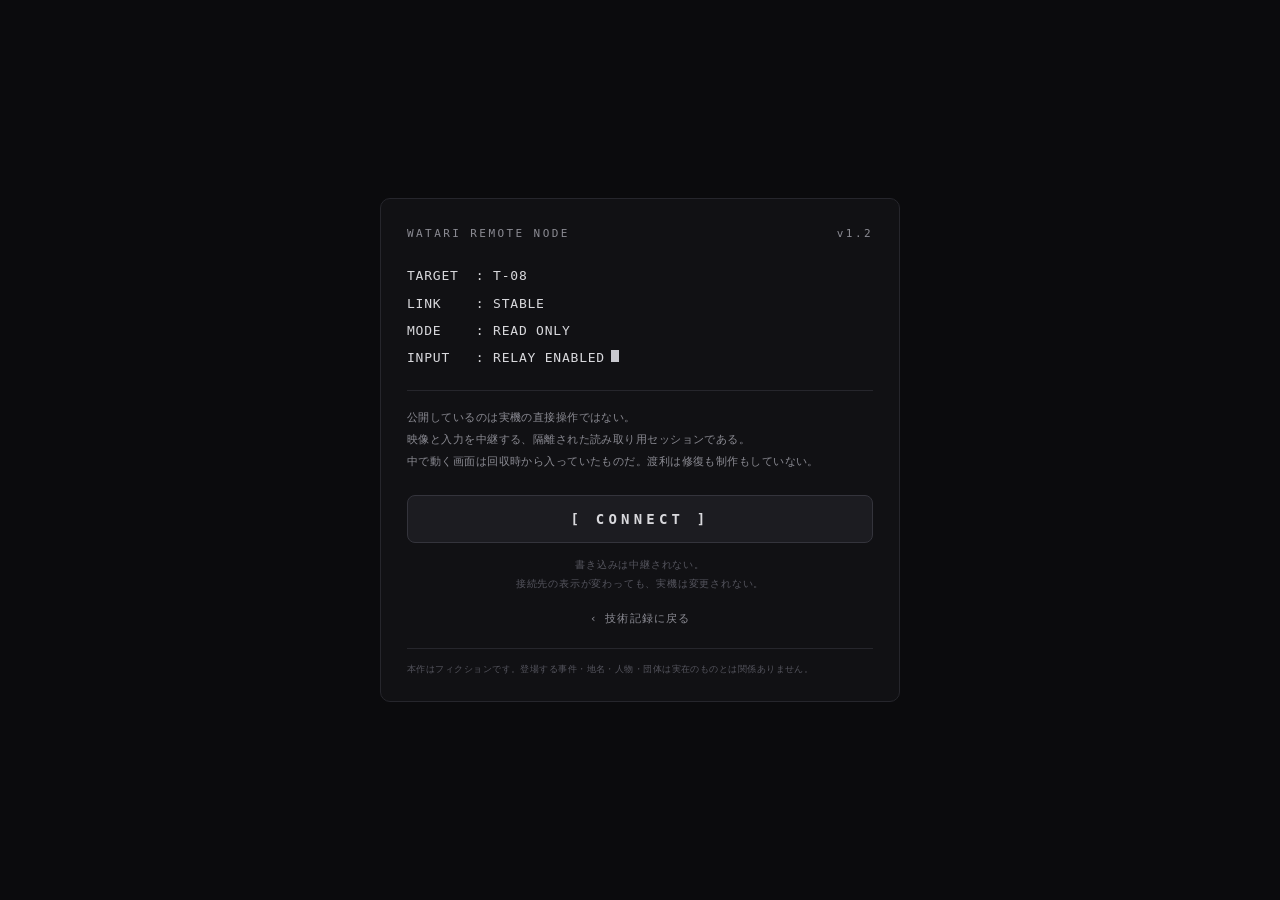
<file: remote.html>
<!DOCTYPE html>
<html lang="ja">
<head>
<meta charset="UTF-8">
<meta name="viewport" content="width=device-width, initial-scale=1">
<meta name="description" content="渡利直哉が公開した隔離接続の中継画面。実機への読み取り専用セッション。">
<meta name="robots" content="noindex">
<title>WATARI REMOTE NODE｜隔離接続</title>
<style>
  :root{
    --bg:#0b0b0d; --panel:#111114; --line:#26262c;
    --t1:#d8d8dc; --t2:#8b8b93; --t3:#55555e;
    --ok:#9a9aa2;
    --mono:ui-monospace,SFMono-Regular,Menlo,Consolas,monospace;
  }
  *{box-sizing:border-box;}
  html,body{margin:0;padding:0;}
  body{background:var(--bg);color:var(--t1);font-family:var(--mono);min-height:100vh;display:flex;align-items:center;justify-content:center;padding:24px 16px;}
  .node{width:100%;max-width:520px;background:var(--panel);border:1px solid var(--line);border-radius:10px;padding:28px 26px 24px;}
  .head{font-size:11px;letter-spacing:.22em;color:var(--t2);margin-bottom:22px;display:flex;justify-content:space-between;gap:10px;}
  .rows{font-size:13px;line-height:2.1;letter-spacing:.06em;margin-bottom:8px;}
  .rows .k{display:inline-block;width:7em;color:var(--t3);}
  .rows .v{color:var(--t1);}
  .blink{display:inline-block;width:8px;height:12px;background:#c9c9cf;vertical-align:baseline;animation:blink 1.2s steps(1) infinite;margin-left:6px;}
  @keyframes blink{50%{opacity:0;}}
  .desc{font-size:11px;line-height:2.0;color:var(--t2);letter-spacing:.04em;margin:18px 0 22px;border-top:1px solid var(--line);padding-top:16px;}
  .btn{display:block;width:100%;text-align:center;background:#1c1c21;border:1px solid #34343c;color:var(--t1);text-decoration:none;padding:15px;border-radius:8px;font-size:14px;letter-spacing:.3em;font-weight:600;}
  .btn:active{transform:translateY(1px);}
  .sub{margin-top:12px;font-size:10px;letter-spacing:.08em;color:var(--t3);text-align:center;line-height:1.9;}
  .back{display:block;margin-top:18px;text-align:center;font-size:11px;letter-spacing:.1em;color:var(--t2);text-decoration:none;}
  .prev{display:none;margin:18px 0 0;border:1px solid var(--line);border-radius:6px;padding:10px 14px;
    font-size:10px;letter-spacing:.08em;color:var(--t2);line-height:2.0;text-align:center;}
  .foot{margin-top:22px;padding-top:12px;border-top:1px solid var(--line);font-size:9px;color:var(--t3);letter-spacing:.05em;line-height:1.8;}

  /* 中継シーケンス */
  #relay{position:fixed;inset:0;background:#060607;z-index:60;display:none;align-items:center;justify-content:center;padding:24px 18px;}
  #relay.on{display:flex;}
  #relay::after{content:'';position:absolute;inset:0;pointer-events:none;
    background:repeating-linear-gradient(0deg, rgba(255,255,255,.028) 0 1px, transparent 1px 3px);}
  .r-in{width:100%;max-width:480px;font-size:12px;line-height:2.2;letter-spacing:.05em;color:var(--t2);}
  .r-head{font-size:10px;letter-spacing:.25em;color:var(--t3);margin-bottom:18px;}
  #relay-log .p{color:#3d3d45;}
  #relay-log .acq{color:#e8e8ec;}
  #relay-hold{display:none;margin-top:22px;padding-top:16px;border-top:1px solid var(--line);
    color:var(--t1);line-height:2.4;}
  #relay-hold .wait{color:var(--t3);font-size:11px;}
</style>
</head>
<body>
  <div class="node">
    <div class="head"><span>WATARI REMOTE NODE</span><span>v1.2</span></div>
    <div class="rows">
      TARGET&nbsp;&nbsp;: T-08<br>
      LINK&nbsp;&nbsp;&nbsp;&nbsp;: STABLE<br>
      MODE&nbsp;&nbsp;&nbsp;&nbsp;: READ ONLY<br>
      INPUT&nbsp;&nbsp;&nbsp;: RELAY ENABLED<span class="blink"></span>
    </div>
    <div class="desc">
      公開しているのは実機の直接操作ではない。<br>
      映像と入力を中継する、隔離された読み取り用セッションである。<br>
      中で動く画面は回収時から入っていたものだ。渡利は修復も制作もしていない。
    </div>
    <div class="prev" id="prev-sess">前回の読み取りセッションは正常に切断されました。<br>実機への変更はありません。</div>
    <a class="btn" href="phone_shell.html" id="connect">[ CONNECT ]</a>
    <div class="sub">書き込みは中継されない。<br>接続先の表示が変わっても、実機は変更されない。</div>
    <a class="back" href="index.html">‹ 技術記録に戻る</a>
    <div class="foot">本作はフィクションです。登場する事件・地名・人物・団体は実在のものとは関係ありません。</div>
  </div>
  <div id="relay">
    <div class="r-in">
      <div class="r-head">WATARI REMOTE NODE — RELAYING</div>
      <div id="relay-log"></div>
      <div id="relay-hold">映像を中継しています。<br><span class="wait">安定したら自動で切り替わります。このまま しばらくお待ちください。</span></div>
    </div>
  </div>
  <script>
    (function(){
      var a = document.getElementById('connect');
      var ov = document.getElementById('relay');
      var log = document.getElementById('relay-log');
      var sess = 'S-' + Math.random().toString(16).slice(2, 6).toUpperCase();
      var lines = [
        'resolving watari-relay … OK',
        'handshake T-08 … OK (RTT 41ms)',
        'mounting … READ ONLY (write blocked)',
        'video relay … 320x240 → scaling',
        'audio … muted',
        'OS signal … <span class="acq">ACQUIRED</span>',
        'session ' + sess + ' … ESTABLISHED'
      ];
      a.addEventListener('click', function(e){
        if (e.metaKey || e.ctrlKey || e.shiftKey) return;
        e.preventDefault();
        ov.classList.add('on');
        log.innerHTML = '';
        var i = 0;
        var t = setInterval(function(){
          if (i < lines.length) {
            var d = document.createElement('div');
            d.innerHTML = '<span class="p">▸</span> ' + lines[i];
            log.appendChild(d);
            i++;
          } else {
            clearInterval(t);
            document.getElementById('relay-hold').style.display = 'block';
            setTimeout(function(){ window.location.href = a.getAttribute('href'); }, 2300);
          }
        }, 650);
      });
      try {
        var q = new URLSearchParams(window.location.search);
        if (q.get('session') === 'closed') {
          document.getElementById('prev-sess').style.display = 'block';
        }
      } catch (e) {}
    })();
  </script>
</body>
</html>
</file>
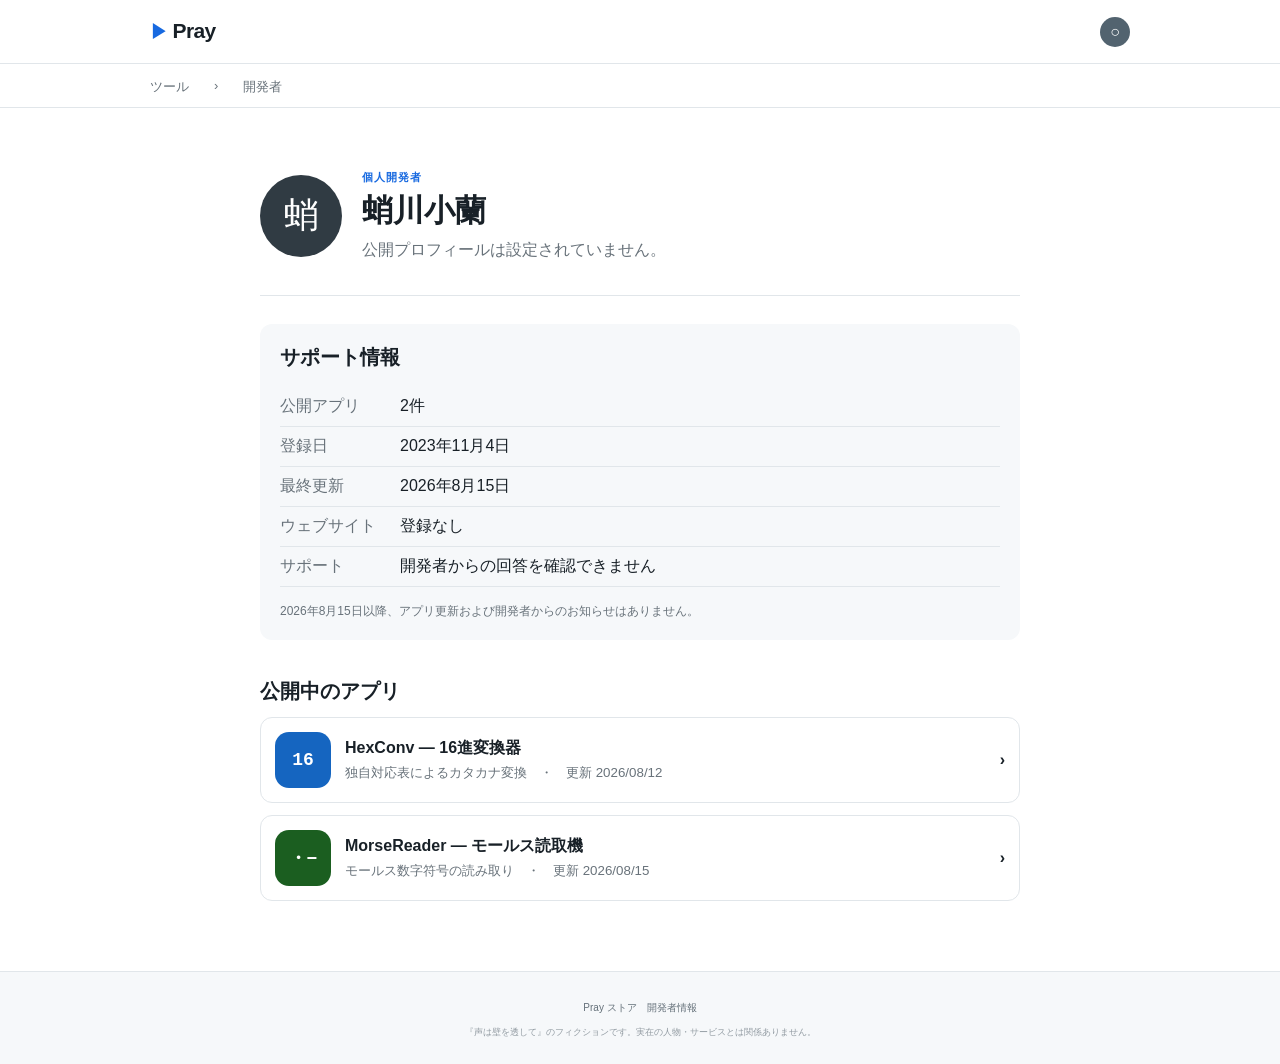
<file: pray-store/developer.html>
<!doctype html>
<html lang="ja">
<head>
  <meta charset="utf-8">
  <meta name="viewport" content="width=device-width, initial-scale=1">
  <meta name="koe-receiver" content="../phone_shell.html">
  <meta name="description" content="アプリ開発者・蛸川小蘭の公開ツール、更新履歴、サポート状況。">
  <title>蛸川小蘭｜Pray ストア</title>
  <link rel="stylesheet" href="style.css">
</head>
<body>
  <header>
    <a class="brand" href="./"><span class="playmark">▶</span> Pray</a>
    <span class="account" aria-hidden="true">○</span>
  </header>
  <nav aria-label="パンくず"><a href="./">ツール</a><span>›</span><span>開発者</span></nav>

  <main class="developer-page">
    <section class="developer-profile">
      <div class="avatar">蛸</div>
      <div>
        <p class="kicker">個人開発者</p>
        <h1>蛸川小蘭</h1>
        <p>公開プロフィールは設定されていません。</p>
      </div>
    </section>

    <section class="developer-status">
      <h2>サポート情報</h2>
      <dl>
        <div><dt>公開アプリ</dt><dd>2件</dd></div>
        <div><dt>登録日</dt><dd>2023年11月4日</dd></div>
        <div><dt>最終更新</dt><dd>2026年8月15日</dd></div>
        <div><dt>ウェブサイト</dt><dd>登録なし</dd></div>
        <div><dt>サポート</dt><dd>開発者からの回答を確認できません</dd></div>
      </dl>
      <p>2026年8月15日以降、アプリ更新および開発者からのお知らせはありません。</p>
    </section>

    <section>
      <h2>公開中のアプリ</h2>
      <a class="developer-app" href="./">
        <span class="app-icon hex">16</span>
        <span><strong>HexConv — 16進変換器</strong><small>独自対応表によるカタカナ変換　・　更新 2026/08/12</small></span>
        <b>›</b>
      </a>
      <a class="developer-app" href="./">
        <span class="app-icon morse">・−</span>
        <span><strong>MorseReader — モールス読取機</strong><small>モールス数字符号の読み取り　・　更新 2026/08/15</small></span>
        <b>›</b>
      </a>
    </section>
  </main>

  <footer>
    <p>Pray ストア　開発者情報</p>
    <p class="disclaimer">『声は壁を透して』のフィクションです。実在の人物・サービスとは関係ありません。</p>
  </footer>
  <script src="site.js"></script>
</body>
</html>
</file>
<file: blue-land/style.css>
:root {
  --pool: #176f8a;
  --deep: #104556;
  --foam: #effcff;
  --sun: #f1c453;
  --ink: #17313a;
}

* { box-sizing: border-box; }
html { max-width: 100%; overflow-x: hidden; background: #c9eef4; }
body {
  margin: 0;
  max-width: 100%;
  overflow-x: hidden;
  color: var(--ink);
  font-family: "Trebuchet MS", "Yu Gothic", sans-serif;
  background:
    radial-gradient(circle at 18px 18px, rgba(255,255,255,.55) 0 3px, transparent 4px) 0 0 / 42px 42px,
    linear-gradient(#c9eef4, #effcff 360px);
}

.site-header {
  position: relative;
  max-width: 820px;
  margin: 0 auto;
  padding: 50px 22px 38px;
  text-align: center;
}
.bubble { color: rgba(255,255,255,.85); letter-spacing: .5em; font-size: 22px; }
.eyebrow { margin: 10px 0 5px; color: var(--deep); font-size: 11px; letter-spacing: .26em; }
h1 { margin: 0; color: #fff; font-size: clamp(27px, 7vw, 58px); line-height: 1.12; overflow-wrap:anywhere; text-shadow: 0 3px 0 rgba(16,69,86,.3); }
h1 span { color: var(--sun); font-size: .56em; letter-spacing: .18em; }
.subtitle { max-width: 330px; margin: 18px auto 0; font-size: 14px; overflow-wrap: anywhere; }

main { width: calc(100% - 28px); max-width: 760px; margin: 0 auto 50px; }
.card, .paper-trail {
  margin: 0 0 18px;
  padding: 22px;
  border: 1px solid rgba(16,69,86,.22);
  border-radius: 5px;
  background: rgba(255,255,255,.9);
  box-shadow: 5px 5px 0 rgba(23,111,138,.13);
}
h2 { margin: 0 0 14px; color: var(--pool); font-size: 20px; border-bottom: 3px double #a9dce5; padding-bottom: 7px; }
p { line-height: 1.9; }
.warning { padding: 11px 13px; border-left: 5px solid var(--sun); background: #fff9df; font-weight: 700; font-size: 13px; }
.card-label { color: #647d84; font-size: 11px; letter-spacing: .12em; }
figure { margin: 14px 0 20px; }
img { display: block; width: 100%; max-height: 390px; object-fit: cover; border: 8px solid #fff; box-shadow: 0 1px 6px rgba(0,0,0,.18); }
figcaption { margin-top: 7px; color: #65777d; font-size: 11px; }
dl { border-top: 1px dotted #91bcc5; }
dl div { display: grid; grid-template-columns: 100px 1fr; padding: 9px 0; border-bottom: 1px dotted #91bcc5; }
dt { color: var(--deep); font-weight: 700; }
dd { margin: 0; }
a { color: #086d91; }
.small { color: #65777d; font-size: 11px; }
footer { padding: 28px 20px 40px; background: var(--deep); color: #d7f0f5; text-align: center; font-size: 11px; }
footer p { margin: 3px 0; }
footer .disclaimer { margin-top: 10px; color: #9fc3cb; font-size: 9px; }
.koe-return { display:inline-block; margin-top:14px; padding:8px 12px; color:#07546c; border:1px solid #91bcc5; border-radius:4px; background:#f8ffff; text-decoration:none; font-size:12px; }

@media (max-width: 540px) {
  .site-header { padding-top: 34px; }
  h1 { font-size: 27px; }
  .subtitle { max-width: 290px; }
  .card, .paper-trail { padding: 17px; }
  dl div { grid-template-columns: 82px 1fr; font-size: 13px; }
}
</file>
<file: fushima-archive/style.css>
:root { --navy:#173a57; --blue:#2b628b; --pale:#eef3f6; --line:#c7d1d8; --ink:#20272c; }
* { box-sizing: border-box; }
html, body { max-width:100%; overflow-x:hidden; }
body { margin:0; color:var(--ink); background:#f7f8f8; font-family:"Yu Gothic", "Hiragino Kaku Gothic ProN", sans-serif; }
.masthead { background:#fff; border-top:6px solid var(--navy); border-bottom:1px solid var(--line); }
.masthead-inner { width:min(1040px,calc(100% - 32px)); margin:auto; padding:21px 0; display:flex; align-items:center; gap:14px; }
.seal { width:50px; height:50px; display:grid; place-items:center; color:#fff; background:var(--navy); font-family:serif; font-size:28px; }
.bureau { margin:0 0 2px; color:#425d70; font-size:12px; letter-spacing:.14em; }
h1 { margin:0; color:var(--navy); font-size:27px; font-weight:600; letter-spacing:.05em; }
.breadcrumbs { padding:9px max(16px,calc((100% - 1040px)/2)); background:#edf2f5; color:#516471; font-size:11px; border-bottom:1px solid var(--line); }
main { width:calc(100% - 32px); max-width:1040px; margin:28px auto 54px; display:grid; grid-template-columns:245px minmax(0,1fr); gap:30px; align-items:start; }
aside { padding:18px; background:#fff; border:1px solid var(--line); }
aside h2 { margin:0 0 15px; padding-bottom:9px; border-bottom:3px solid var(--navy); color:var(--navy); font-size:17px; }
label { display:block; margin-bottom:6px; font-size:12px; font-weight:700; }
.search-row { display:flex; }
input { width:100%; min-width:0; border:1px solid #8799a6; padding:9px; font:inherit; font-size:13px; }
button { border:0; padding:0 13px; color:#fff; background:var(--navy); font-weight:700; cursor:pointer; }
.aside-note { margin:16px 0 0; color:#5a6973; font-size:11px; line-height:1.8; }
.record-links { margin-top:18px; border-top:1px solid var(--line); }
.record-links a { display:block; padding:9px 2px; border-bottom:1px solid #e3e8eb; font-size:11px; line-height:1.5; text-decoration:none; }
.results { min-width:0; overflow-wrap:anywhere; }
.results-head { display:flex; flex-wrap:wrap; gap:5px 15px; align-items:baseline; justify-content:space-between; border-bottom:4px solid var(--navy); }
.results-head h2 { margin:0 0 8px; color:var(--navy); font-size:22px; }
.results-head p { margin:0; color:#5d6c75; font-size:12px; }
.record { padding:22px 0 25px; border-bottom:1px solid var(--line); }
.record.featured, .record.key-record { margin-top:18px; padding:20px; border:1px solid var(--line); background:#fff; }
.record.key-record { border-left:5px solid var(--blue); }
.record-id { margin:0 0 4px; color:#667985; font-size:10px; letter-spacing:.08em; }
h3 { margin:0 0 12px; color:#194f76; font-size:19px; }
p { line-height:1.85; }
.meta { color:#566975; font-size:11px; }
.fact-table, .intake-table { width:100%; margin:14px 0; border-collapse:collapse; font-size:12px; }
.fact-table th, .fact-table td, .intake-table th, .intake-table td { padding:8px 10px; border:1px solid #cfd7dc; text-align:left; vertical-align:top; line-height:1.7; }
.fact-table th, .intake-table th { width:105px; color:#425d70; background:#f2f5f7; font-weight:700; }
.document-detail { margin:15px 0 4px; border:1px solid #aebdc7; background:#fff; }
.document-detail summary { padding:10px 13px; color:#164e75; background:#eef3f6; font-size:12px; font-weight:700; cursor:pointer; }
.document-detail[open] summary { border-bottom:1px solid #c7d1d8; }
.document-detail > :not(summary) { margin-left:14px; margin-right:14px; }
.newspaper-copy { padding:14px 17px; background:#f0ecdf; color:#2e291f; font-family:"Yu Mincho",serif; }
.newspaper-copy h4 { margin:5px 0 7px; font-size:17px; letter-spacing:.04em; }
.newspaper-copy p { margin:6px 0 15px; }
.paper-meta { color:#6b6353; font-family:"Yu Gothic",sans-serif; font-size:9px; }
.catalog-answer { margin:14px 0; padding:10px 13px; border:1px solid #b7c5ce; background:#f4f7f9; font-size:12px; }
.catalog-answer p { margin:3px 0; }
.timeline { margin:17px 0 4px; padding:0; list-style:none; border-left:3px solid #7893a5; }
.timeline li { display:grid; grid-template-columns:125px 1fr; gap:14px; margin:0 0 2px; padding:8px 0 10px 15px; }
.timeline time { color:#425d70; font-size:11px; font-weight:700; }
.timeline b, .timeline span { display:block; }
.timeline b { margin-bottom:2px; font-size:12px; }
.timeline span { font-size:12px; line-height:1.7; }
.custody-log { margin:14px; font-size:12px; }
.custody-log div { display:grid; grid-template-columns:105px 1fr; padding:8px 0; border-bottom:1px dotted #b9c4ca; }
.custody-log dt { color:#425d70; font-weight:700; }
.custody-log dd { margin:0; line-height:1.7; }
.transcript { margin-top:16px !important; margin-bottom:16px !important; padding:15px; border:1px solid #b9b09d; background:#eee9dc; color:#302c23; font-family:"Yu Mincho",serif; }
.transcript p { margin:5px 0; }
.transcript .stamp { color:#716956; font-family:"Yu Gothic",sans-serif; font-size:9px; letter-spacing:.1em; }
.transcript .pencil { color:#61594b; font-size:11px; font-style:italic; }
.bibliography { margin:13px 0 16px; border-top:1px solid var(--line); font-size:12px; }
.bibliography div { display:grid; grid-template-columns:110px 1fr; border-bottom:1px solid var(--line); }
.bibliography dt, .bibliography dd { padding:7px 9px; line-height:1.7; }
.bibliography dt { color:#425d70; background:#f2f5f7; font-weight:700; }
.bibliography dd { margin:0; }
.excerpt-list { padding:1px 0 12px; }
.missing-file { border-left:4px solid #875e5e; }
.missing-file summary { color:#6f3535; background:#f7efef; }
.redaction { padding:0 4px; color:#fff; background:#262626; letter-spacing:.08em; }
.record-grid { display:grid; grid-template-columns:220px 1fr; gap:18px; }
.record-grid img, .comparison img, .wide-image { display:block; width:100%; border:1px solid #9baab4; }
figure { margin:12px 0; }
figcaption, .credit, .note { color:#5f6e77; font-size:10px; line-height:1.7; }
.comparison { display:grid; grid-template-columns:1fr 1fr; gap:14px; }
.comparison figure { margin:0; }
.comparison img { aspect-ratio:16/9; object-fit:cover; }
blockquote { margin:14px 0; padding:10px 14px; background:#eef3f6; border-left:4px solid #6d8799; font-family:serif; line-height:1.9; }
a { color:#075c9b; }
#no-results { padding:26px; background:#fff; border:1px solid var(--line); }
footer { padding:28px 16px; color:#e8f0f5; background:var(--navy); text-align:center; font-size:11px; }
footer p { margin:4px; }
footer .disclaimer { margin-top:10px; color:#aebfcc; font-size:9px; }
.koe-return { display:inline-block; margin:18px 0 0; padding:8px 11px; border:1px solid #9baab4; background:#fff; color:#36536e; text-decoration:none; font-size:12px; }
@media (max-width:720px) {
  main { grid-template-columns:1fr; gap:18px; }
  aside { position:static; }
  .record-grid { grid-template-columns:1fr; }
  .record.featured, .record.key-record { margin-left:-8px; margin-right:-8px; padding:16px 12px; }
  .timeline li { grid-template-columns:1fr; gap:2px; }
  .custody-log div { grid-template-columns:1fr; gap:2px; }
}
@media (max-width:500px) {
  .comparison { grid-template-columns:1fr; }
  h1 { font-size:22px; }
  .masthead-inner { width:calc(100% - 24px); }
  main { width:calc(100% - 24px); }
  .fact-table th, .intake-table th { width:82px; }
  .bibliography div { grid-template-columns:90px 1fr; }
}
</file>
<file: m-kawa-wiki/style.css>
:root { --ink:#202122; --sub:#54595d; --border:#a2a9b1; --link:#36c; --paper:#fff; --page:#f8f9fa; }
* { box-sizing:border-box; }
html,body { max-width:100%; overflow-x:hidden; }
body { margin:0; color:var(--ink); background:var(--page); font-family:Arial,"Yu Gothic",sans-serif; }
.wiki-header { min-height:74px; display:flex; justify-content:space-between; align-items:center; gap:22px; padding:12px 24px; background:#fff; border-bottom:1px solid #c8ccd1; }
.wiki-brand { display:flex; align-items:center; gap:11px; color:var(--ink); text-decoration:none; }
.wiki-brand strong,.wiki-brand small { display:block; }.wiki-brand strong{font-family:Georgia,"Yu Mincho",serif;font-size:20px;font-weight:400}.wiki-brand small{margin-top:2px;color:var(--sub);font-size:9px;letter-spacing:.08em}
.wiki-mark { width:44px;height:44px;display:grid;place-items:center;border:1px solid #777;border-radius:50%;font-family:Georgia,serif;font-size:27px; }
.wiki-search { display:flex; width:min(360px,42vw); }.wiki-search input{width:100%;min-width:0;border:1px solid var(--border);padding:9px}.wiki-search button{border:1px solid var(--border);border-left:0;background:#f8f9fa;font-weight:700;padding:0 13px}
.layout { width:100%; max-width:1180px; margin:0 auto; display:grid; grid-template-columns:190px minmax(0,800px); gap:34px; padding:28px 22px 65px; }
.sidebar { padding-top:44px; font-size:12px; }.sidebar a{display:block;padding:6px 0}.sidebar hr{border:0;border-top:1px solid #c8ccd1;margin:12px 0}
main { min-width:0; max-width:100%; overflow-wrap:anywhere; background:var(--paper); padding:24px 30px 44px; border:1px solid #c8ccd1; }
.page-tools { display:flex; justify-content:flex-end; gap:18px; margin:-10px 0 8px; padding-bottom:8px; border-bottom:1px solid #c8ccd1; font-size:12px; }
h1,h2 { font-family:Georgia,"Yu Mincho",serif; font-weight:400; }
h1 { margin:0 0 14px; padding-bottom:8px; border-bottom:1px solid var(--border); font-size:30px; }
h2 { margin:27px 0 12px; padding-bottom:5px; border-bottom:1px solid var(--border); font-size:21px; }
p { line-height:1.8; }
.lead { font-size:14px; }
a { color:var(--link); }
.infobox { float:right;width:275px;margin:0 0 18px 24px;border:1px solid var(--border);background:#f8f9fa;font-size:12px }.infobox h2{margin:0;padding:9px;text-align:center;background:#dce7f3;border:0;font-size:18px}.infobox dl{margin:8px 12px 12px}.infobox dl div{display:grid;grid-template-columns:70px 1fr;padding:5px 0}.infobox dt{font-weight:700}.infobox dd{margin:0}
table { width:100%; border-collapse:collapse; font-size:13px; }th,td{border:1px solid var(--border);padding:8px;text-align:left;vertical-align:top}th{background:#eaecf0}
.catalog-note,.last-edit,.revision-meta { color:var(--sub);font-size:11px; }
.added-record { margin-top:28px;padding:0 16px 15px;border:2px solid #7997b4;background:#f8fbff }.verification{margin:0 -16px 12px;padding:8px 12px;background:#e6f1fb;color:#36536e;font-size:11px}.added-record blockquote{margin:16px 0;padding:12px 16px;border-left:4px solid #7997b4;background:#fff;font-family:Georgia,"Yu Mincho",serif;line-height:1.9}
.references ol { font-size:12px;line-height:1.8; }
footer { padding:28px 16px;color:#6c7074;background:#eaecf0;border-top:1px solid #c8ccd1;text-align:center;font-size:10px }footer p{margin:4px}
footer .disclaimer{margin:10px auto 0;max-width:760px;color:#8a8f93;font-size:9px;line-height:1.6}
.edit-layout { width:min(880px,calc(100% - 32px)); margin:28px auto 60px; }.edit-layout main{width:100%}
.local-only { margin:15px 0 23px;padding:13px 15px;border:1px solid #f0c36d;background:#fff7d7;font-size:12px;line-height:1.7 }
fieldset { margin:0 0 20px;padding:16px;border:1px solid var(--border) }legend{font-family:Georgia,"Yu Mincho",serif;font-size:18px}label{display:block;margin:14px 0 6px;font-weight:700;font-size:12px}.field-help{color:var(--sub);font-size:12px}
textarea,#edit-summary { width:100%;border:1px solid #72777d;background:#fff;padding:10px;font:13px/1.7 Consolas,"Yu Gothic",sans-serif }textarea{resize:vertical}.char-count{text-align:right;color:var(--sub);font-size:10px}.minor{display:flex;align-items:center;gap:6px;font-weight:400}.minor input{width:auto}
.save-row { display:flex;align-items:center;gap:12px;margin-top:22px }.primary{border:1px solid #36c;border-radius:2px;padding:9px 14px;color:#fff;background:#36c;font-weight:700;cursor:pointer}.cancel{padding:9px 12px;color:var(--ink);text-decoration:none;border:1px solid var(--border);background:#f8f9fa}
.save-status { margin-top:22px;padding:15px;border:1px solid #14866d;background:#d5fdf6;color:#134e42 }.save-status p{margin:6px 0}
.receiver-return{display:inline-block;margin-top:8px;padding:8px 11px;border:1px solid #7997b4;background:#fff;text-decoration:none;font-size:12px}
.koe-return{display:inline-block;margin-top:12px;padding:8px 11px;border:1px solid #7997b4;background:#fff;color:#36536e;text-decoration:none;font-size:12px}
.history-section table{font-size:12px}.history-section th:first-child{width:155px}
@media(max-width:760px){.wiki-header{align-items:flex-start;flex-direction:column}.wiki-search{width:100%}.layout{grid-template-columns:1fr;padding:15px 10px 45px}.sidebar{display:none}main{padding:20px 17px}.infobox{float:none;width:100%;margin:18px 0}.edit-layout{width:calc(100% - 20px)}table{font-size:11px}th,td{padding:6px}}
</file>
<file: pray-store/style.css>
:root { --ink:#182027; --sub:#68727a; --line:#e1e6ea; --blue:#1769e0; --soft:#f6f8fa; }
* { box-sizing:border-box; }
html,body { max-width:100%; overflow-x:hidden; }
body { margin:0; color:var(--ink); background:#fff; font-family:Arial,"Hiragino Kaku Gothic ProN","Yu Gothic",sans-serif; }
header { height:64px; display:flex; align-items:center; justify-content:space-between; padding:0 max(18px,calc((100% - 980px)/2)); border-bottom:1px solid var(--line); }
.brand { color:var(--ink); font-size:21px; font-weight:700; text-decoration:none; letter-spacing:-.03em; }
.playmark { color:var(--blue); font-size:18px; }
.account { width:30px; height:30px; display:grid; place-items:center; color:#fff; background:#52636f; border-radius:50%; }
nav { display:flex; gap:25px; padding:0 max(18px,calc((100% - 980px)/2)); border-bottom:1px solid var(--line); color:var(--sub); font-size:13px; }
nav span, nav a { padding:14px 0 11px; color:inherit; text-decoration:none; }
nav .active { color:var(--blue); border-bottom:3px solid var(--blue); font-weight:700; }
main { width:calc(100% - 32px); max-width:900px; margin:36px auto 70px; overflow-wrap:anywhere; }
.hero { margin-bottom:38px; padding:30px; border-radius:18px; background:linear-gradient(135deg,#e8f2ff,#f5efff); }
.kicker { margin:0 0 5px; color:var(--blue); font-size:11px; font-weight:700; letter-spacing:.08em; }
h1 { margin:0 0 8px; font-size:31px; }
h2 { margin:0; font-size:20px; }
.hero p:last-child { margin-bottom:0; color:#4f5b64; }
.section-head { display:flex; flex-wrap:wrap; gap:6px 16px; justify-content:space-between; align-items:baseline; margin-bottom:14px; }
.section-head a, a { color:var(--blue); }
.app-card { margin-bottom:14px; padding:20px; border:1px solid var(--line); border-radius:14px; box-shadow:0 2px 8px rgba(20,34,45,.05); }
.app-top { display:grid; grid-template-columns:64px minmax(0,1fr) auto; gap:14px; align-items:center; }
.app-icon, .compact-icon { display:grid; place-items:center; color:#fff; border-radius:14px; font-weight:700; }
.app-icon { width:64px; height:64px; font-family:monospace; font-size:18px; }
.hex { background:#1565c0; }.morse { background:#1b5e20; }
.app-title { min-width:0; }
.app-title h3, .compact-grid h3 { margin:0 0 4px; font-size:16px; overflow-wrap:anywhere; }
.app-title a { font-size:12px; text-decoration:none; }
.app-title p, .developer { margin:5px 0 0; color:var(--sub); font-size:11px; }
button { border:0; border-radius:18px; padding:9px 15px; color:#fff; background:var(--blue); font-weight:700; cursor:pointer; }
button[disabled] { color:#46627c; background:#dfeaf5; cursor:default; }
.app-card > p { font-size:13px; line-height:1.75; }
.badges { display:flex; gap:6px; flex-wrap:wrap; }
.badges span { padding:3px 8px; color:#59656d; background:#f0f2f4; border-radius:5px; font-size:10px; }
.release-meta { margin:9px 0 0; color:#7a858d; font-size:10px !important; }
blockquote { margin:14px 0 0; padding-top:12px; border-top:1px dashed var(--line); color:var(--sub); font-size:11px; }
.install-message { padding:12px 15px; color:#155b39; background:#e4f7ed; border-radius:8px; }
.shelf { margin-top:42px; }
.shelf > h2 { margin-bottom:15px; }
.compact-grid { display:grid; grid-template-columns:1fr 1fr; gap:12px; }
.compact-grid article { position:relative; display:grid; grid-template-columns:48px 1fr; gap:12px; padding:16px; border:1px solid var(--line); border-radius:12px; }
.compact-icon { width:48px; height:48px; border-radius:10px; }
.cloud{background:#3b6ea5}.backup{background:#4a5568}.hot{background:#7a4a2b}.flower{background:#b06a8a}.doll{background:#5a5246}
.compact-grid p { margin:7px 0 0; color:#4b565e; font-size:12px; line-height:1.65; }
.compact-grid .developer { margin:0; color:var(--sub); font-size:10px; }
.unavailable { grid-column:2; color:#849099; font-size:10px; }
.return-row { margin-top:38px; text-align:center; }
.return-row a { display:inline-block; padding:11px 18px; border:1px solid #b9c9db; border-radius:22px; text-decoration:none; font-size:13px; }
.koe-return { display:inline-block; margin-top:12px; padding:8px 13px; border:1px solid #b9c9db; border-radius:18px; color:#315c83; background:#fff; text-decoration:none; font-size:12px; }
footer { padding:25px 16px; color:#647079; background:var(--soft); border-top:1px solid var(--line); text-align:center; font-size:10px; }
footer p { margin:4px; }
footer .disclaimer { margin:10px auto 0; max-width:720px; color:#929ba2; font-size:9px; line-height:1.6; }
.developer-page { max-width:760px; }
.developer-profile { display:flex; gap:20px; align-items:center; padding:26px 0 34px; border-bottom:1px solid var(--line); }
.developer-profile .avatar { width:82px; height:82px; display:grid; place-items:center; color:#fff; background:#303b43; border-radius:50%; font-family:serif; font-size:35px; }
.developer-profile p:last-child { margin:5px 0 0; color:var(--sub); }
.developer-status { margin:28px 0 38px; padding:20px; background:var(--soft); border-radius:12px; }
.developer-status dl div { display:grid; grid-template-columns:120px 1fr; padding:9px 0; border-bottom:1px solid var(--line); }
.developer-status dt { color:var(--sub); }.developer-status dd { margin:0; }
.developer-status > p { margin-bottom:0; color:var(--sub); font-size:12px; }
.developer-app { display:grid; grid-template-columns:56px 1fr auto; gap:14px; align-items:center; margin-top:12px; padding:14px; border:1px solid var(--line); border-radius:12px; color:var(--ink); text-decoration:none; }
.developer-app .app-icon { width:56px; height:56px; }
.developer-app strong, .developer-app small { display:block; }.developer-app small { margin-top:5px; color:var(--sub); }
@media(max-width:660px){
  .app-top { grid-template-columns:56px 1fr; }.app-icon{width:56px;height:56px}.app-top button{grid-column:1/-1;width:100%}
  .compact-grid { grid-template-columns:1fr; }.hero{padding:23px}h1{font-size:25px}.section-head a{font-size:12px}
}
@media(max-width:430px){.developer-profile{align-items:flex-start}.developer-profile .avatar{width:64px;height:64px}.developer-status dl div{grid-template-columns:100px 1fr}}
</file>
